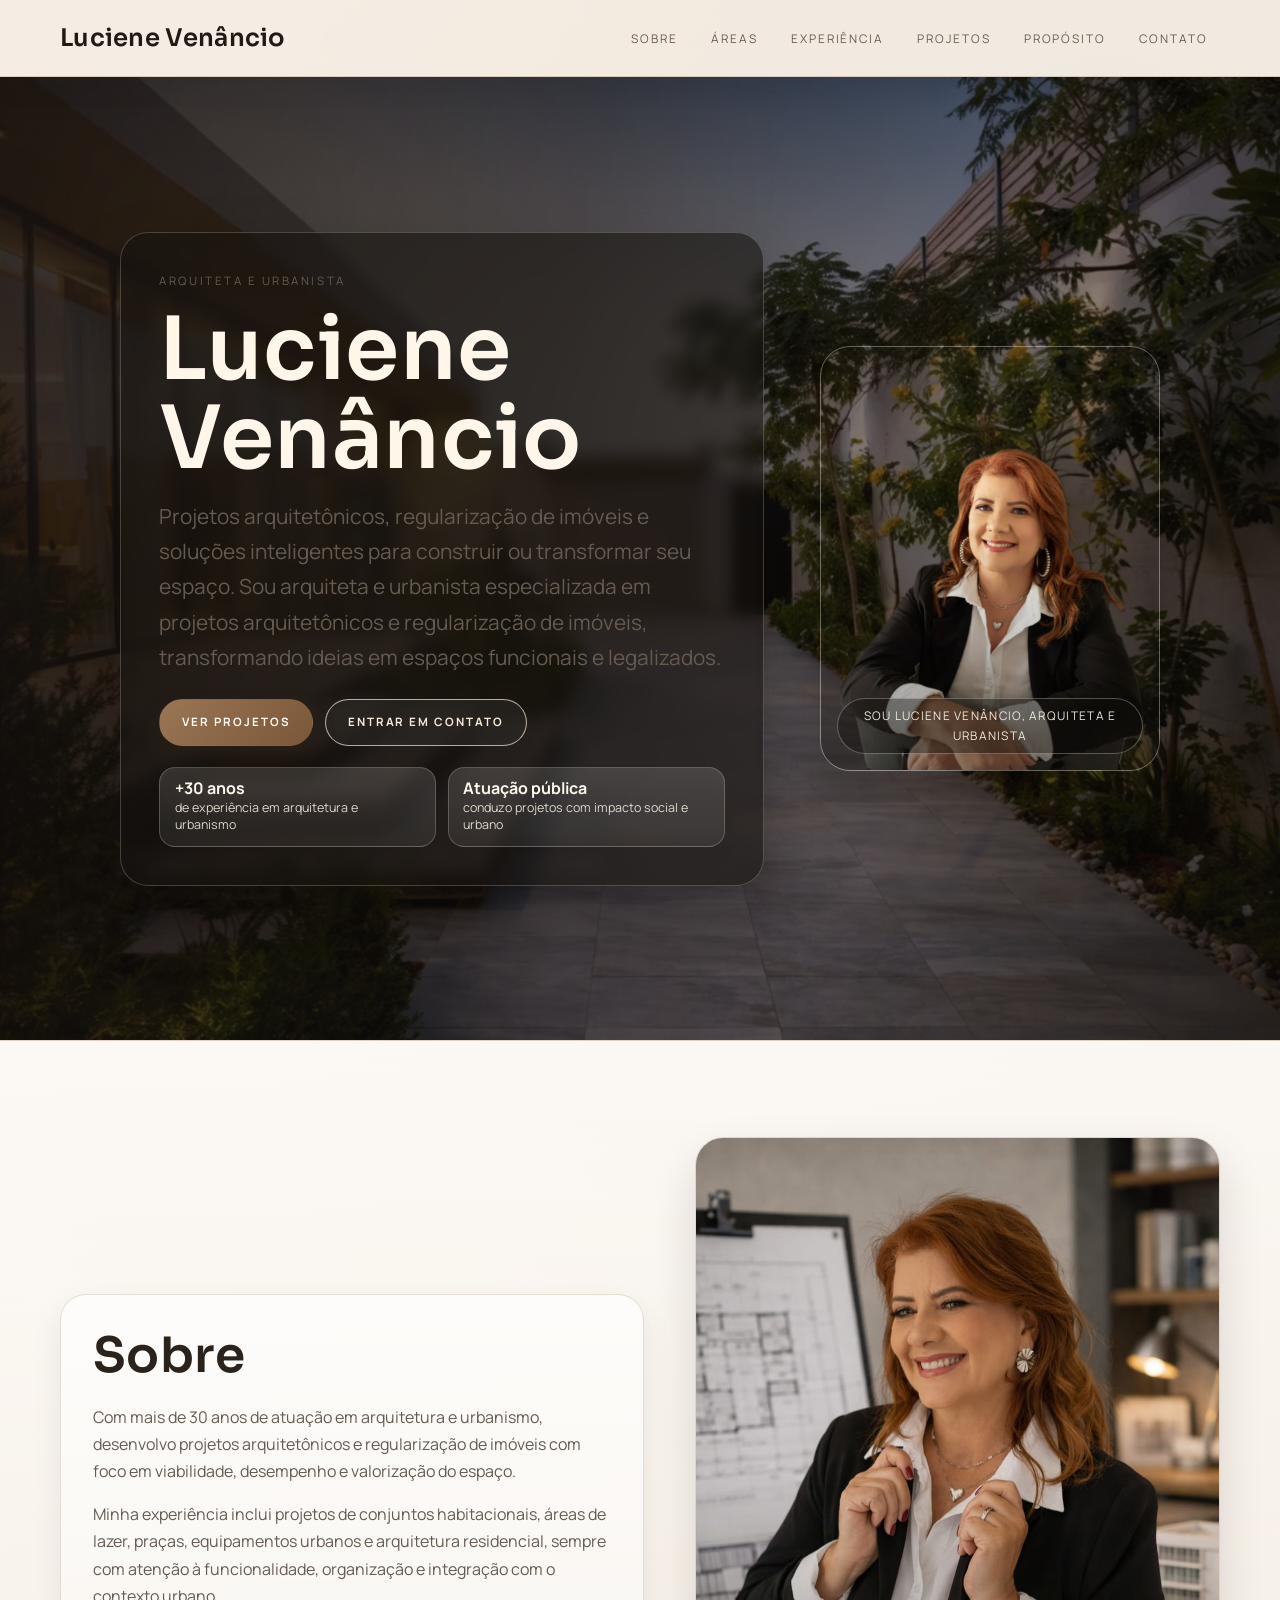
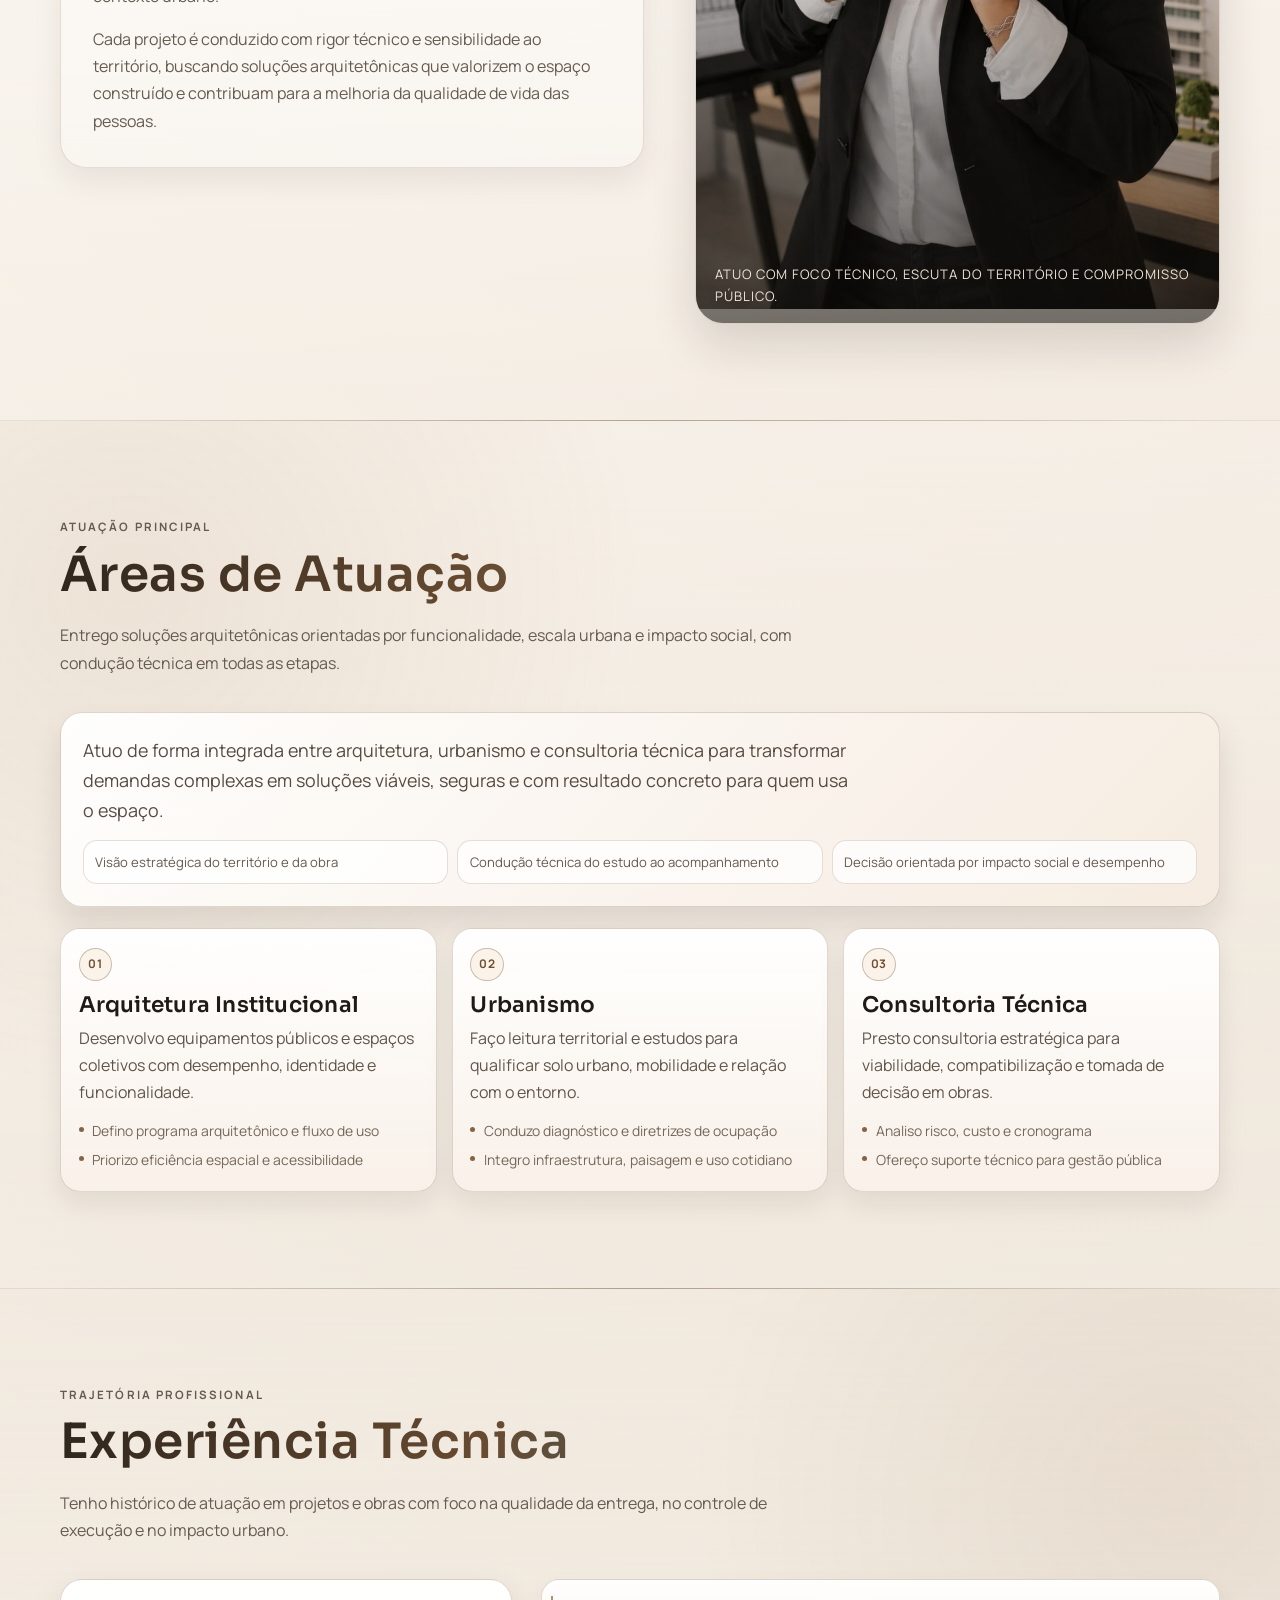
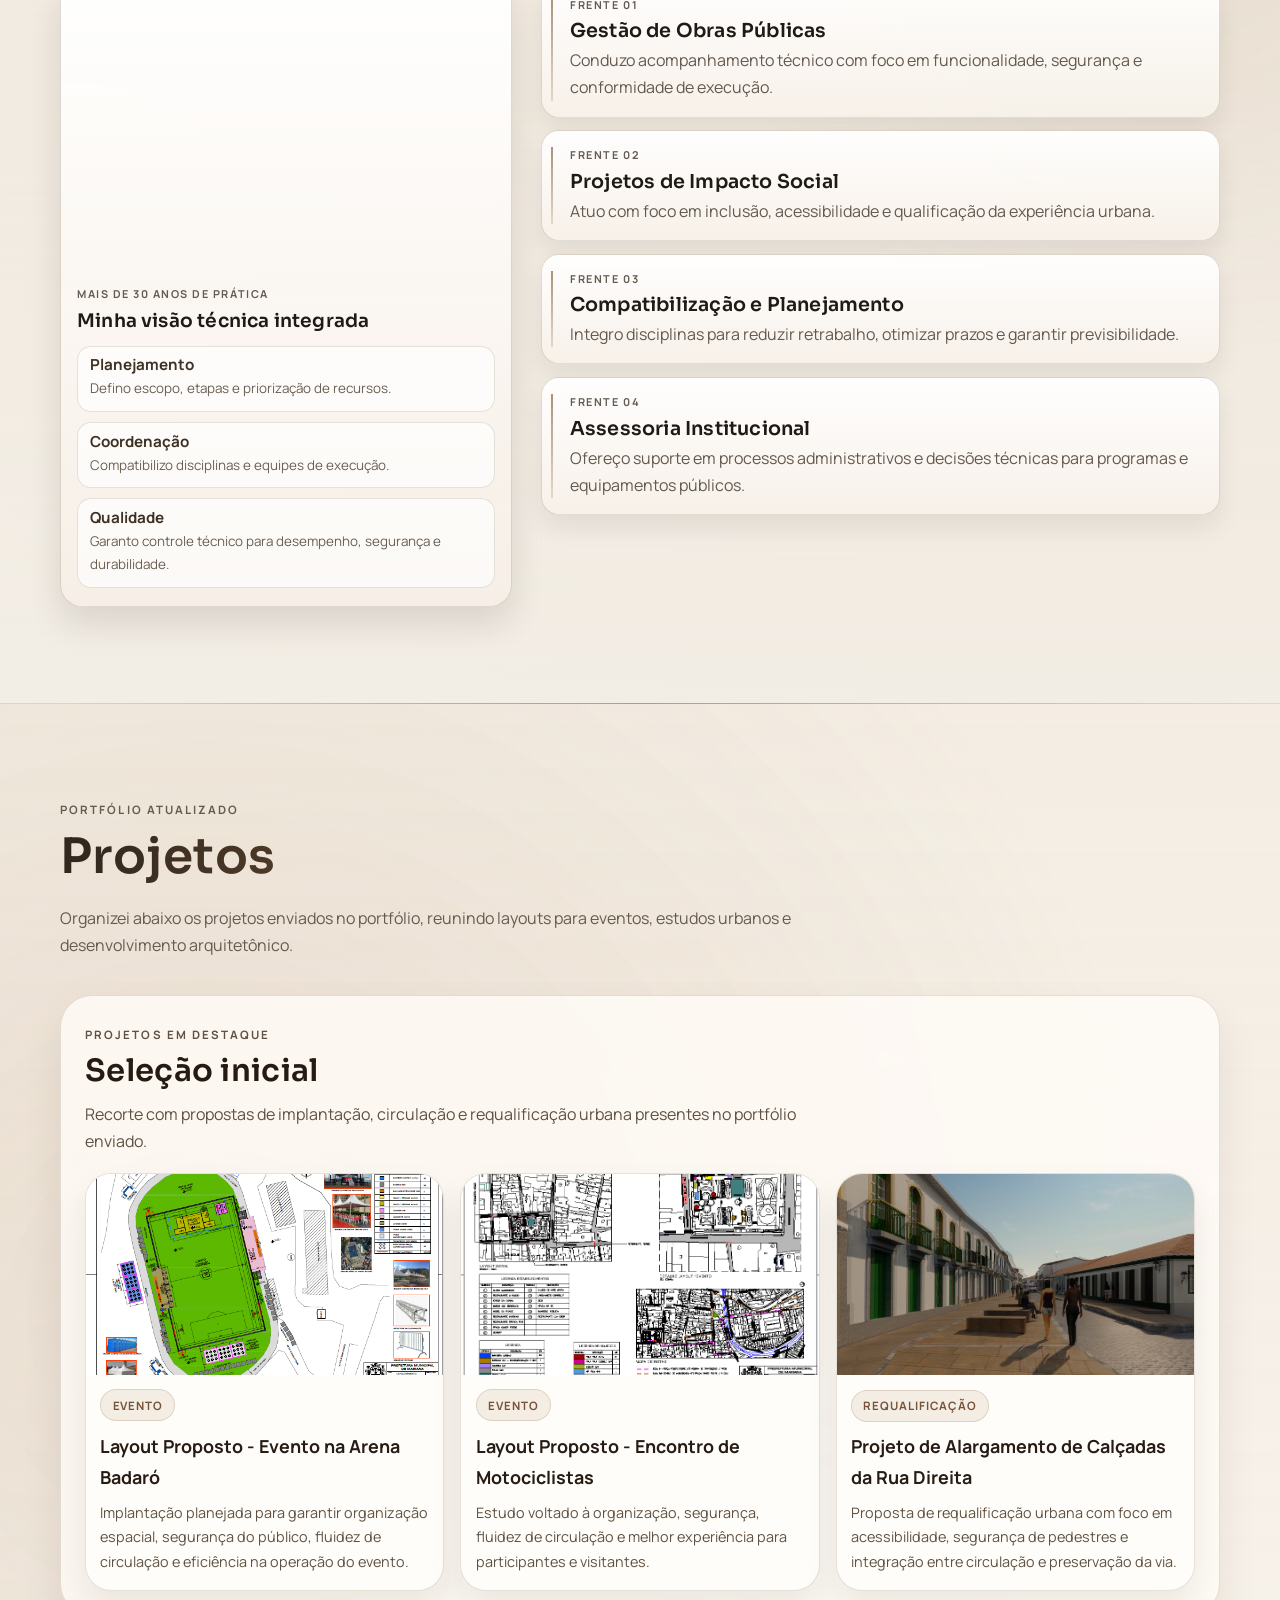
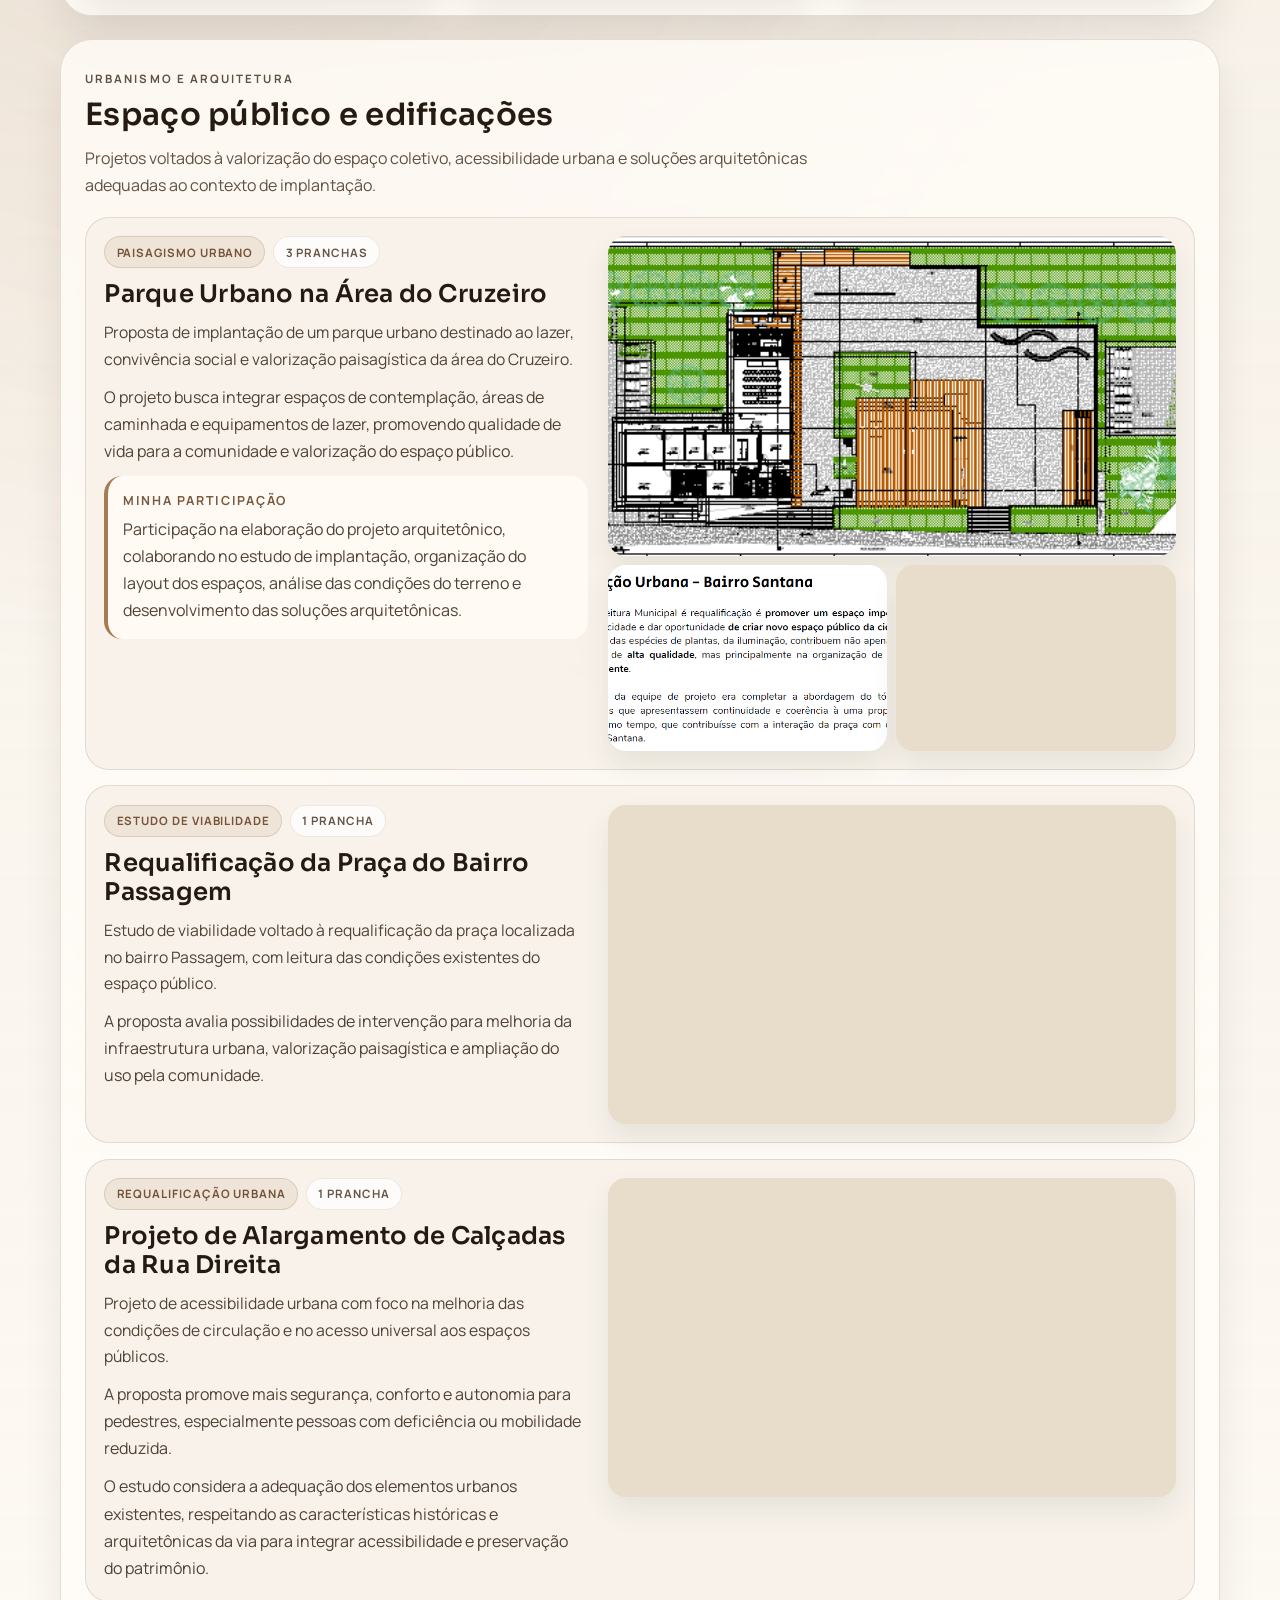
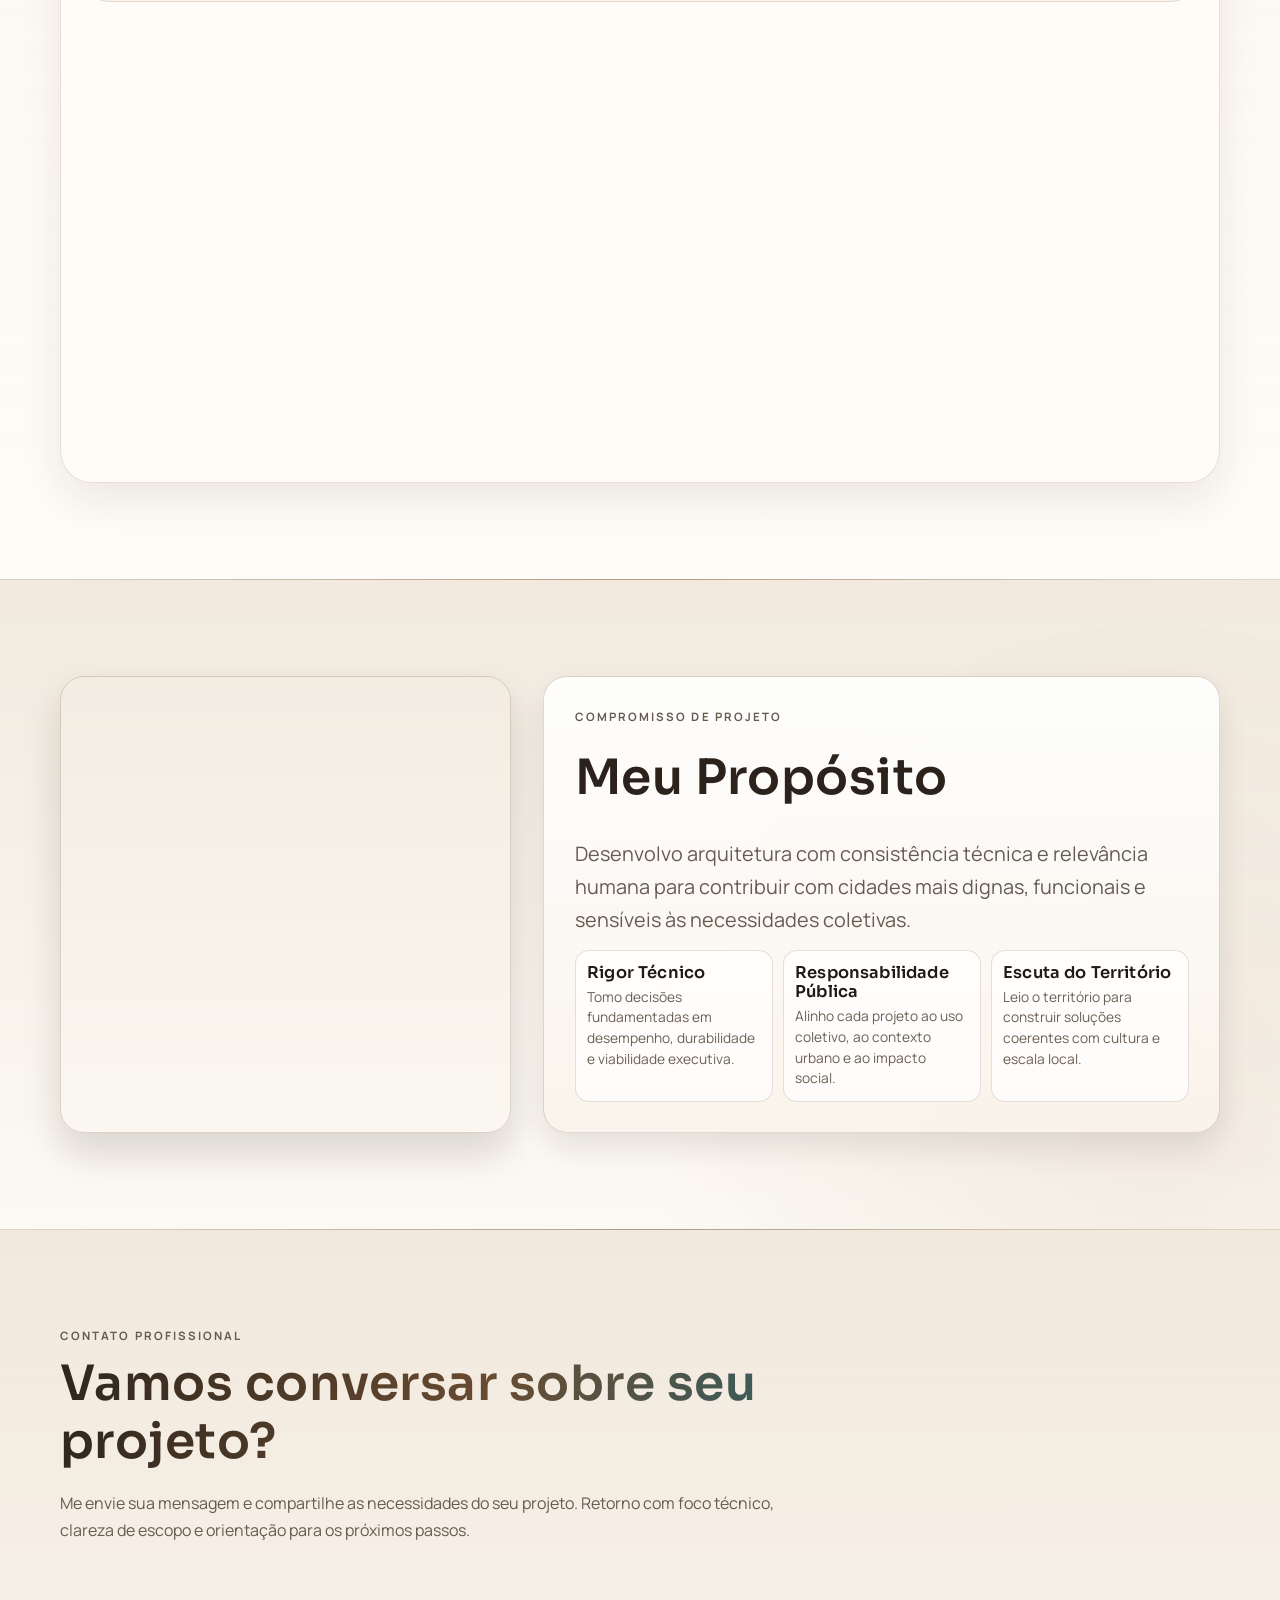
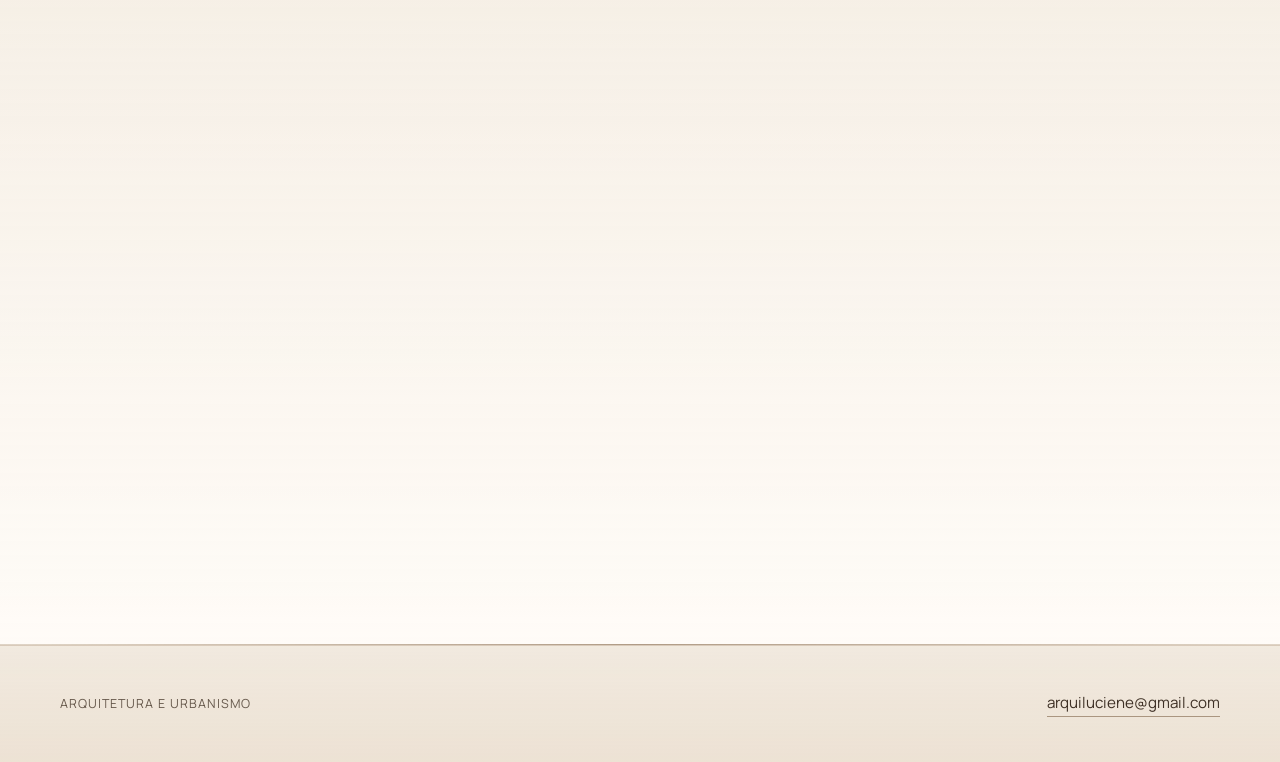
<file: index.html>
﻿<!DOCTYPE html>
<html lang="pt-BR">
<head>
    <meta charset="UTF-8">
    <meta name="viewport" content="width=device-width, initial-scale=1.0">
    <title>Luciene Venâncio | Arquitetura e Urbanismo</title>
    <meta name="description" content="Portfólio profissional da arquiteta Luciene Venâncio com projetos de arquitetura, urbanismo e planejamento urbano.">
    <meta name="keywords" content="arquitetura, arquiteta, urbanismo, projetos arquitetônicos, Luciene Venâncio, arquitetura Mariana MG">
    <meta name="author" content="Luciene Venâncio">
    <meta name="robots" content="index, follow">
    <link rel="canonical" href="https://lucienevenancio.github.io">
    <link rel="icon" type="image/png" href="./assets/favicon.png">
    <link rel="apple-touch-icon" href="./assets/favicon.png">

    <meta property="og:locale" content="pt_BR">
    <meta property="og:title" content="Luciene Venâncio | Arquitetura e Urbanismo">
    <meta property="og:description" content="Portfólio profissional com projetos de arquitetura e urbanismo.">
    <meta property="og:image" content="https://lucienevenancio.github.io/assets/favicon.png">
    <meta property="og:type" content="website">
    <meta property="og:url" content="https://lucienevenancio.github.io">
    <meta property="og:site_name" content="Luciene Venâncio">
    <meta name="twitter:card" content="summary">
    <meta name="twitter:title" content="Luciene Venâncio | Arquitetura e Urbanismo">
    <meta name="twitter:description" content="Portfólio profissional com projetos de arquitetura e urbanismo.">
    <meta name="twitter:image" content="https://lucienevenancio.github.io/assets/favicon.png">

    <link rel="preconnect" href="https://fonts.googleapis.com">
    <link rel="preconnect" href="https://fonts.gstatic.com" crossorigin>
    <link href="https://fonts.googleapis.com/css2?family=Manrope:wght@400;500;600;700&family=Sora:wght@500;600;700&display=swap" rel="stylesheet">

    <link rel="stylesheet" href="./css/style.css">
    <script src="./js/main.js" defer></script>
    <script type="application/ld+json">
        {
            "@context": "https://schema.org",
            "@type": "Person",
            "name": "Luciene Venâncio",
            "jobTitle": "Arquiteta e Urbanista",
            "description": "Portfólio profissional da arquiteta Luciene Venâncio com projetos de arquitetura, urbanismo e planejamento urbano.",
            "url": "https://lucienevenancio.github.io",
            "image": "https://lucienevenancio.github.io/assets/favicon.png",
            "email": "mailto:arquiluciene@gmail.com",
            "telephone": "+55 31 9611-3638",
            "sameAs": [
                "https://www.instagram.com/lucrisve/",
                "https://www.linkedin.com/in/lucienevenancio1/",
                "https://wa.me/553196113638"
            ]
        }
    </script>
</head>
<body>
    <header class="site-header" id="topo">
        <nav class="container nav" aria-label="Navegação principal">
            <a class="brand" href="#topo">Luciene Venâncio</a>
            <ul class="nav-links">
                <li><a href="#sobre">Sobre</a></li>
                <li><a href="#atuacao">Áreas</a></li>
                <li><a href="#experiencia">Experiência</a></li>
                <li><a href="#projetos">Projetos</a></li>
                <li><a href="#proposito">Propósito</a></li>
                <li><a href="#contato">Contato</a></li>
            </ul>
        </nav>
    </header>

    <main>
        <section class="hero section" id="inicio">
            <div class="hero-bg-media" aria-hidden="true">
                <img
                    src="assets/optimized/casa-moderna-1280.webp"
                    srcset="assets/optimized/casa-moderna-768.webp 768w, assets/optimized/casa-moderna-1280.webp 1280w, assets/optimized/casa-moderna-1536.webp 1536w"
                    sizes="100vw"
                    alt=""
                    fetchpriority="high"
                    data-parallax="0.08"
                >
            </div>
            <div class="hero-overlay" aria-hidden="true"></div>
            <div class="container hero-layout">
                <div class="hero-content" data-reveal>
                    <p class="eyebrow">Arquiteta e Urbanista</p>
                    <h1>Luciene Venâncio</h1>
                    <p class="hero-text">
                        Projetos arquitetônicos, regularização de imóveis e soluções inteligentes para construir ou transformar seu espaço.
                        Sou arquiteta e urbanista especializada em projetos arquitetônicos e regularização de imóveis, transformando ideias em espaços funcionais e legalizados.
                    </p>
                    <div class="hero-actions">
                        <a class="btn btn-primary" href="#projetos">Ver Projetos</a>
                        <a class="btn btn-ghost" href="#contato">Entrar em Contato</a>
                    </div>
                    <ul class="hero-metrics" aria-label="Resumo de atuação profissional">
                        <li>
                            <strong>+30 anos</strong>
                            <span>de experiência em arquitetura e urbanismo</span>
                        </li>
                        <li>
                            <strong>Atuação pública</strong>
                            <span>conduzo projetos com impacto social e urbano</span>
                        </li>
                    </ul>
                </div>
                <figure class="hero-portrait" data-reveal>
                    <img src="assets/optimized/luciene-perfil-03-1066.webp" alt="Foto profissional de Luciene Venâncio" data-parallax="0.12">
                    <figcaption>Sou Luciene Venâncio, arquiteta e urbanista</figcaption>
                </figure>
            </div>
        </section>

        <section class="section" id="sobre">
            <div class="container about-layout">
                <article class="about-copy" data-reveal>
                    <h2>Sobre</h2>
                    <p>
                        Com mais de 30 anos de atuação em arquitetura e urbanismo, desenvolvo projetos arquitetônicos e regularização de imóveis com foco em viabilidade, desempenho e valorização do espaço.
                    </p>
                    <p>
                        Minha experiência inclui projetos de conjuntos habitacionais, áreas de lazer, praças, equipamentos urbanos e arquitetura residencial, sempre com atenção à funcionalidade, organização e integração com o contexto urbano.
                    </p>
                    <p>
                        Cada projeto é conduzido com rigor técnico e sensibilidade ao território, buscando soluções arquitetônicas que valorizem o espaço construído e contribuam para a melhoria da qualidade de vida das pessoas.
                    </p>
                </article>
                <figure class="about-visual" data-reveal>
                    <img class="about-portrait-image" src="assets/profile/luciene-perfil-02.jpeg" alt="Luciene Venâncio em retrato profissional" loading="lazy" decoding="async" data-parallax="0.1">
                    <figcaption>Atuo com foco técnico, escuta do território e compromisso público.</figcaption>
                </figure>
            </div>
        </section>

        <section class="section section-highlight" id="atuacao">
            <div class="container">
                <header class="section-intro" data-reveal>
                    <p class="section-kicker">Atuação principal</p>
                    <h2>Áreas de Atuação</h2>
                    <p>
                        Entrego soluções arquitetônicas orientadas por funcionalidade, escala urbana e impacto social,
                        com condução técnica em todas as etapas.
                    </p>
                </header>

                <div class="atuacao-layout">
                    <article class="atuacao-intro-panel" data-reveal>
                        <p>
                            Atuo de forma integrada entre arquitetura, urbanismo e consultoria técnica para transformar demandas complexas
                            em soluções viáveis, seguras e com resultado concreto para quem usa o espaço.
                        </p>
                        <ul class="atuacao-points">
                            <li>Visão estratégica do território e da obra</li>
                            <li>Condução técnica do estudo ao acompanhamento</li>
                            <li>Decisão orientada por impacto social e desempenho</li>
                        </ul>
                    </article>

                    <div class="atuacao-grid">
                        <article class="atuacao-card" data-reveal>
                            <span class="atuacao-icon" aria-hidden="true">01</span>
                            <h3>Arquitetura Institucional</h3>
                            <p>Desenvolvo equipamentos públicos e espaços coletivos com desempenho, identidade e funcionalidade.</p>
                            <ul>
                                <li>Defino programa arquitetônico e fluxo de uso</li>
                                <li>Priorizo eficiência espacial e acessibilidade</li>
                            </ul>
                        </article>

                        <article class="atuacao-card" data-reveal>
                            <span class="atuacao-icon" aria-hidden="true">02</span>
                            <h3>Urbanismo</h3>
                            <p>Faço leitura territorial e estudos para qualificar solo urbano, mobilidade e relação com o entorno.</p>
                            <ul>
                                <li>Conduzo diagnóstico e diretrizes de ocupação</li>
                                <li>Integro infraestrutura, paisagem e uso cotidiano</li>
                            </ul>
                        </article>

                        <article class="atuacao-card" data-reveal>
                            <span class="atuacao-icon" aria-hidden="true">03</span>
                            <h3>Consultoria Técnica</h3>
                            <p>Presto consultoria estratégica para viabilidade, compatibilização e tomada de decisão em obras.</p>
                            <ul>
                                <li>Analiso risco, custo e cronograma</li>
                                <li>Ofereço suporte técnico para gestão pública</li>
                            </ul>
                        </article>
                    </div>
                </div>
            </div>
        </section>

        <section class="section section-experience" id="experiencia">
            <div class="container">
                <header class="section-intro" data-reveal>
                    <p class="section-kicker">Trajetória profissional</p>
                    <h2>Experiência Técnica</h2>
                    <p>
                        Tenho histórico de atuação em projetos e obras com foco na qualidade da entrega,
                        no controle de execução e no impacto urbano.
                    </p>
                </header>

                <div class="experiencia-layout">
                    <aside class="experiencia-profile" data-reveal>
                        <img class="experiencia-portrait-image" src="assets/profile/luciene-perfil-01.jpeg" alt="Luciene Venâncio em contexto profissional" loading="lazy" decoding="async" data-parallax="0.06">
                        <div class="experiencia-profile-content">
                            <p class="profile-label">Mais de 30 anos de prática</p>
                            <h3>Minha visão técnica integrada</h3>
                            <ul class="profile-metrics">
                                <li>
                                    <strong>Planejamento</strong>
                                    <span>Defino escopo, etapas e priorização de recursos.</span>
                                </li>
                                <li>
                                    <strong>Coordenação</strong>
                                    <span>Compatibilizo disciplinas e equipes de execução.</span>
                                </li>
                                <li>
                                    <strong>Qualidade</strong>
                                    <span>Garanto controle técnico para desempenho, segurança e durabilidade.</span>
                                </li>
                            </ul>
                        </div>
                    </aside>

                    <div class="experiencia-timeline">
                        <article class="timeline-item" data-reveal>
                            <p class="timeline-step">Frente 01</p>
                            <h3>Gestão de Obras Públicas</h3>
                            <p>Conduzo acompanhamento técnico com foco em funcionalidade, segurança e conformidade de execução.</p>
                        </article>
                        <article class="timeline-item" data-reveal>
                            <p class="timeline-step">Frente 02</p>
                            <h3>Projetos de Impacto Social</h3>
                            <p>Atuo com foco em inclusão, acessibilidade e qualificação da experiência urbana.</p>
                        </article>
                        <article class="timeline-item" data-reveal>
                            <p class="timeline-step">Frente 03</p>
                            <h3>Compatibilização e Planejamento</h3>
                            <p>Integro disciplinas para reduzir retrabalho, otimizar prazos e garantir previsibilidade.</p>
                        </article>
                        <article class="timeline-item" data-reveal>
                            <p class="timeline-step">Frente 04</p>
                            <h3>Assessoria Institucional</h3>
                            <p>Ofereço suporte em processos administrativos e decisões técnicas para programas e equipamentos públicos.</p>
                        </article>
                    </div>
                </div>
            </div>
        </section>

        <section class="section section-projects projects-rebuild" id="projetos">
            <div class="container">
                <header class="section-intro" data-reveal>
                    <p class="section-kicker">Portfólio atualizado</p>
                    <h2>Projetos</h2>
                    <p>
                        Organizei abaixo os projetos enviados no portfólio, reunindo layouts para eventos,
                        estudos urbanos e desenvolvimento arquitetônico.
                    </p>
                </header>

                <div class="projects-stack">
                    <section class="projects-group" aria-labelledby="projetos-destaques" data-reveal>
                        <div class="projects-group-header">
                            <p class="projects-group-kicker">Projetos em destaque</p>
                            <h3 id="projetos-destaques">Seleção inicial</h3>
                            <p>
                                Recorte com propostas de implantação, circulação e requalificação urbana
                                presentes no portfólio enviado.
                            </p>
                        </div>

                        <div class="projects-event-grid">
                            <article class="project-mini">
                                <figure class="project-mini-media">
                                    <img src="assets/projetos/docx-import/image1.png" alt="Layout proposto para realização de eventos na Arena Badaró" loading="lazy" decoding="async">
                                </figure>
                                <div class="project-mini-body">
                                    <span class="project-mini-tag">Evento</span>
                                    <h4>Layout Proposto - Evento na Arena Badaró</h4>
                                    <p>
                                        Implantação planejada para garantir organização espacial, segurança do público,
                                        fluidez de circulação e eficiência na operação do evento.
                                    </p>
                                </div>
                            </article>

                            <article class="project-mini">
                                <figure class="project-mini-media">
                                    <img src="assets/projetos/docx-import/image2.png" alt="Layout do Encontro de Motociclistas com áreas organizadas de circulação e permanência" loading="lazy" decoding="async">
                                </figure>
                                <div class="project-mini-body">
                                    <span class="project-mini-tag">Evento</span>
                                    <h4>Layout Proposto - Encontro de Motociclistas</h4>
                                    <p>
                                        Estudo voltado à organização, segurança, fluidez de circulação e melhor
                                        experiência para participantes e visitantes.
                                    </p>
                                </div>
                            </article>

                            <article class="project-mini">
                                <figure class="project-mini-media">
                                    <img src="assets/projetos/docx-import/image10.png" alt="Prancha do projeto de requalificação urbana com alargamento de calçadas da Rua Direita" loading="lazy" decoding="async">
                                </figure>
                                <div class="project-mini-body">
                                    <span class="project-mini-tag">Requalificação</span>
                                    <h4>Projeto de Alargamento de Calçadas da Rua Direita</h4>
                                    <p>
                                        Proposta de requalificação urbana com foco em acessibilidade,
                                        segurança de pedestres e integração entre circulação e preservação da via.
                                    </p>
                                </div>
                            </article>
                        </div>
                    </section>

                    <section class="projects-group" aria-labelledby="projetos-urbanos" data-reveal>
                        <div class="projects-group-header">
                            <p class="projects-group-kicker">Urbanismo e arquitetura</p>
                            <h3 id="projetos-urbanos">Espaço público e edificações</h3>
                            <p>
                                Projetos voltados à valorização do espaço coletivo, acessibilidade urbana e
                                soluções arquitetônicas adequadas ao contexto de implantação.
                            </p>
                        </div>

                        <div class="projects-detailed">
                            <article class="project-entry" data-reveal>
                                <div class="project-entry-copy">
                                    <div class="project-entry-meta">
                                        <span class="project-entry-tag">Paisagismo Urbano</span>
                                        <span class="project-entry-count">3 pranchas</span>
                                    </div>
                                    <h3>Parque Urbano na Área do Cruzeiro</h3>
                                    <p class="project-entry-lead">
                                        Proposta de implantação de um parque urbano destinado ao lazer,
                                        convivência social e valorização paisagística da área do Cruzeiro.
                                    </p>
                                    <p>
                                        O projeto busca integrar espaços de contemplação, áreas de caminhada e
                                        equipamentos de lazer, promovendo qualidade de vida para a comunidade e
                                        valorização do espaço público.
                                    </p>
                                    <div class="project-note">
                                        <h4>Minha participação</h4>
                                        <p>
                                            Participação na elaboração do projeto arquitetônico, colaborando no
                                            estudo de implantação, organização do layout dos espaços, análise das
                                            condições do terreno e desenvolvimento das soluções arquitetônicas.
                                        </p>
                                    </div>
                                </div>
                                <div class="project-gallery project-gallery-three">
                                    <figure class="project-gallery-item">
                                        <img src="assets/projetos/docx-import/image4.png" alt="Prancha principal do parque urbano na área do Cruzeiro" loading="lazy" decoding="async">
                                    </figure>
                                    <figure class="project-gallery-item">
                                        <img src="assets/projetos/docx-import/image5.png" alt="Estudo complementar do parque urbano na área do Cruzeiro" loading="lazy" decoding="async">
                                    </figure>
                                    <figure class="project-gallery-item">
                                        <img src="assets/projetos/docx-import/image6.png" alt="Vista da proposta paisagística do parque urbano na área do Cruzeiro" loading="lazy" decoding="async">
                                    </figure>
                                </div>
                            </article>

                            <article class="project-entry" data-reveal>
                                <div class="project-entry-copy">
                                    <div class="project-entry-meta">
                                        <span class="project-entry-tag">Estudo de Viabilidade</span>
                                        <span class="project-entry-count">1 prancha</span>
                                    </div>
                                    <h3>Requalificação da Praça do Bairro Passagem</h3>
                                    <p class="project-entry-lead">
                                        Estudo de viabilidade voltado à requalificação da praça localizada no
                                        bairro Passagem, com leitura das condições existentes do espaço público.
                                    </p>
                                    <p>
                                        A proposta avalia possibilidades de intervenção para melhoria da infraestrutura
                                        urbana, valorização paisagística e ampliação do uso pela comunidade.
                                    </p>
                                </div>
                                <div class="project-gallery project-gallery-single">
                                    <figure class="project-gallery-item">
                                        <img src="assets/projetos/docx-import/image9.png" alt="Prancha do estudo de viabilidade para requalificação da Praça do Bairro Passagem" loading="lazy" decoding="async">
                                    </figure>
                                </div>
                            </article>

                            <article class="project-entry" data-reveal>
                                <div class="project-entry-copy">
                                    <div class="project-entry-meta">
                                        <span class="project-entry-tag">Requalificação Urbana</span>
                                        <span class="project-entry-count">1 prancha</span>
                                    </div>
                                    <h3>Projeto de Alargamento de Calçadas da Rua Direita</h3>
                                    <p class="project-entry-lead">
                                        Projeto de acessibilidade urbana com foco na melhoria das condições de circulação
                                        e no acesso universal aos espaços públicos.
                                    </p>
                                    <p>
                                        A proposta promove mais segurança, conforto e autonomia para pedestres,
                                        especialmente pessoas com deficiência ou mobilidade reduzida.
                                    </p>
                                    <p>
                                        O estudo considera a adequação dos elementos urbanos existentes, respeitando
                                        as características históricas e arquitetônicas da via para integrar
                                        acessibilidade e preservação do patrimônio.
                                    </p>
                                </div>
                                <div class="project-gallery project-gallery-single">
                                    <figure class="project-gallery-item">
                                        <img src="assets/projetos/docx-import/image10.png" alt="Prancha do projeto de alargamento de calçadas da Rua Direita" loading="lazy" decoding="async">
                                    </figure>
                                </div>
                            </article>

                            <article class="project-entry" data-reveal>
                                <div class="project-entry-copy">
                                    <div class="project-entry-meta">
                                        <span class="project-entry-tag">Arquitetura</span>
                                        <span class="project-entry-count">2 pranchas</span>
                                    </div>
                                    <h3>Elaboração de Projeto Arquitetônico</h3>
                                    <p class="project-entry-lead">
                                        Projeto desenvolvido a partir da análise das características do terreno e das
                                        necessidades dos usuários, buscando uma solução funcional, estética e adequada
                                        às condições urbanísticas do local.
                                    </p>
                                    <p>
                                        A proposta considera implantação da edificação no lote, orientação solar,
                                        ventilação natural e organização dos ambientes, garantindo conforto ambiental
                                        e melhor aproveitamento dos espaços.
                                    </p>
                                    <p>
                                        Também foram respeitados parâmetros definidos pela legislação urbana, como
                                        recuos obrigatórios, taxa de ocupação e aproveitamento do terreno, com
                                        definição de plantas baixas, cortes, fachadas e implantação.
                                    </p>
                                </div>
                                <div class="project-gallery project-gallery-two">
                                    <figure class="project-gallery-item">
                                        <img src="assets/projetos/docx-import/image12.png" alt="Prancha principal do projeto arquitetônico" loading="lazy" decoding="async">
                                    </figure>
                                    <figure class="project-gallery-item">
                                        <img src="assets/projetos/docx-import/image13.png" alt="Prancha complementar do projeto arquitetônico" loading="lazy" decoding="async">
                                    </figure>
                                </div>
                            </article>
                        </div>
                    </section>
                </div>
            </div>
        </section>

        <section class="section section-purpose" id="proposito">
            <div class="container">
                <div class="proposito-layout" data-reveal>
                    <figure class="proposito-media">
                        <img
                            src="assets/optimized/casa-moderna-1280.webp"
                            srcset="assets/optimized/casa-moderna-768.webp 768w, assets/optimized/casa-moderna-1280.webp 1280w"
                            sizes="(max-width: 1080px) 100vw, 42vw"
                            alt="Composição arquitetônica com luz natural e volumes definidos"
                            loading="lazy"
                            decoding="async"
                            data-parallax="0.05"
                        >
                    </figure>
                    <div class="proposito-content">
                        <p class="section-kicker">Compromisso de projeto</p>
                        <h2>Meu Propósito</h2>
                        <p class="proposito-lead">
                            Desenvolvo arquitetura com consistência técnica e relevância humana para contribuir
                            com cidades mais dignas, funcionais e sensíveis às necessidades coletivas.
                        </p>
                        <div class="proposito-pillars">
                            <article class="pillar-card">
                                <h3>Rigor Técnico</h3>
                                <p>Tomo decisões fundamentadas em desempenho, durabilidade e viabilidade executiva.</p>
                            </article>
                            <article class="pillar-card">
                                <h3>Responsabilidade Pública</h3>
                                <p>Alinho cada projeto ao uso coletivo, ao contexto urbano e ao impacto social.</p>
                            </article>
                            <article class="pillar-card">
                                <h3>Escuta do Território</h3>
                                <p>Leio o território para construir soluções coerentes com cultura e escala local.</p>
                            </article>
                        </div>
                    </div>
                </div>
            </div>
        </section>

        <section class="section section-contact" id="contato">
            <div class="container">
                <header class="section-intro" data-reveal>
                    <p class="section-kicker">Contato profissional</p>
                    <h2>Vamos conversar sobre seu projeto?</h2>
                    <p>
                        Me envie sua mensagem e compartilhe as necessidades do seu projeto. Retorno com foco técnico,
                        clareza de escopo e orientação para os próximos passos.
                    </p>
                </header>

                <div class="contact-layout">
                    <aside class="contact-info" data-reveal>
                        <h3>Informações de contato</h3>
                        <ul class="contact-details">
                            <li>
                                <span class="contact-label">Nome</span>
                                <strong>Luciene Venâncio</strong>
                            </li>
                            <li>
                                <span class="contact-label">E-mail</span>
                                <a href="mailto:arquiluciene@gmail.com">arquiluciene@gmail.com</a>
                            </li>
                            <li>
                                <span class="contact-label">WhatsApp</span>
                                <a href="https://wa.me/553196113638?text=Ol%C3%A1%2C%20Luciene!%20Vi%20seu%20site%20e%20gostaria%20de%20conversar%20sobre%20um%20projeto." target="_blank" rel="noopener noreferrer">(31) 9611-3638</a>
                            </li>
                            <li>
                                <span class="contact-label">Local de atuação</span>
                                <strong>Brasil</strong>
                            </li>
                        </ul>

                        <div class="contact-social" aria-label="Redes sociais">
                            <a class="social-link" href="https://www.linkedin.com/in/lucienevenancio1/" target="_blank" rel="noopener noreferrer" aria-label="LinkedIn">
                                <svg viewBox="0 0 24 24" role="img" aria-hidden="true"><path d="M6.94 8.5V19H3.52V8.5h3.42Zm.22-3.24a1.98 1.98 0 1 1-3.96 0 1.98 1.98 0 0 1 3.96 0ZM20.8 12.98V19h-3.4v-5.55c0-1.39-.5-2.35-1.74-2.35-.95 0-1.52.64-1.77 1.26-.1.22-.12.54-.12.86V19h-3.4s.05-9.37 0-10.5h3.4v1.49c.45-.69 1.26-1.67 3.06-1.67 2.24 0 3.97 1.47 3.97 4.66Z"/></svg>
                                <span>LinkedIn</span>
                            </a>
                            <a class="social-link" href="https://www.instagram.com/lucrisve/" target="_blank" rel="noopener noreferrer" aria-label="Instagram">
                                <svg viewBox="0 0 24 24" role="img" aria-hidden="true"><path d="M7.2 2h9.6A5.2 5.2 0 0 1 22 7.2v9.6a5.2 5.2 0 0 1-5.2 5.2H7.2A5.2 5.2 0 0 1 2 16.8V7.2A5.2 5.2 0 0 1 7.2 2Zm0 1.8A3.4 3.4 0 0 0 3.8 7.2v9.6a3.4 3.4 0 0 0 3.4 3.4h9.6a3.4 3.4 0 0 0 3.4-3.4V7.2a3.4 3.4 0 0 0-3.4-3.4H7.2Zm10.02 1.35a1.18 1.18 0 1 1 0 2.36 1.18 1.18 0 0 1 0-2.36ZM12 6.86A5.14 5.14 0 1 1 6.86 12 5.15 5.15 0 0 1 12 6.86Zm0 1.8A3.34 3.34 0 1 0 15.34 12 3.34 3.34 0 0 0 12 8.66Z"/></svg>
                                <span>Instagram</span>
                            </a>
                            <a class="social-link" href="https://wa.me/553196113638?text=Ol%C3%A1%2C%20Luciene!%20Vi%20seu%20site%20e%20gostaria%20de%20conversar%20sobre%20um%20projeto." target="_blank" rel="noopener noreferrer" aria-label="WhatsApp">
                                <svg viewBox="0 0 24 24" role="img" aria-hidden="true"><path d="M12.02 2A9.95 9.95 0 0 0 3.4 16.96L2 22l5.2-1.36A10 10 0 1 0 12.02 2Zm0 18.17a8.16 8.16 0 0 1-4.17-1.14l-.3-.18-3.09.81.83-3.01-.2-.32a8.18 8.18 0 1 1 6.93 3.84Zm4.48-6.17c-.24-.12-1.41-.7-1.63-.77-.22-.08-.38-.12-.54.11-.16.24-.62.77-.76.93-.14.16-.28.18-.52.06a6.65 6.65 0 0 1-1.96-1.2 7.34 7.34 0 0 1-1.36-1.69c-.14-.24-.02-.36.1-.48.1-.1.24-.26.36-.39.12-.14.16-.24.24-.4.08-.16.04-.3-.02-.42-.06-.12-.54-1.3-.74-1.78-.2-.48-.4-.4-.54-.4h-.46c-.16 0-.42.06-.64.3s-.84.82-.84 2 .86 2.33.98 2.49c.12.16 1.7 2.6 4.12 3.64.58.25 1.03.4 1.38.51.58.19 1.1.16 1.52.1.46-.07 1.41-.58 1.61-1.13.2-.56.2-1.04.14-1.13-.06-.1-.22-.16-.46-.28Z"/></svg>
                                <span>WhatsApp</span>
                            </a>
                        </div>
                    </aside>

                    <form
                        class="contact-form"
                        data-reveal
                        action="https://formspree.io/f/xvzwadgy"
                        method="POST"
                        accept-charset="UTF-8"
                    >
                        <input type="hidden" name="_subject" value="Novo contato pelo site - Luciene Venâncio">
                        <div class="form-row">
                            <label for="nome">Nome</label>
                            <input id="nome" name="nome" type="text" placeholder="Seu nome completo" required>
                        </div>
                        <div class="form-row">
                            <label for="email">E-mail</label>
                            <input id="email" name="email" type="email" placeholder="você@exemplo.com" required>
                        </div>
                        <div class="form-row">
                            <label for="telefone">Telefone</label>
                            <input id="telefone" name="telefone" type="tel" placeholder="(00) 00000-0000">
                        </div>
                        <div class="form-row">
                            <label for="mensagem">Mensagem</label>
                            <textarea id="mensagem" name="message" rows="5" placeholder="Descreva brevemente seu projeto ou demanda." required></textarea>
                        </div>
                        <button class="btn btn-primary contact-submit" type="submit">Enviar mensagem</button>
                    </form>
                </div>
            </div>
        </section>
    </main>

    <footer class="site-footer">
        <div class="container footer-content">
            <p>Arquitetura e Urbanismo</p>
            <a href="mailto:arquiluciene@gmail.com">arquiluciene@gmail.com</a>
        </div>
    </footer>
</body>
</html>
</file>
<file: css/style.css>
/* Paleta neutra e tipografia institucional */
:root {
    --bg: #f7f6f3;
    --surface: #ffffff;
    --text: #121212;
    --muted: #525252;
    --line: #dddddd;
    --accent: #1a1a1a;
    --header-offset: 4.5rem;
}

* {
    box-sizing: border-box;
    margin: 0;
    padding: 0;
}

html {
    scroll-behavior: smooth;
}

body {
    background: var(--bg);
    color: var(--text);
    font-family: "Inter", sans-serif;
    line-height: 1.7;
}

h1,
h2,
h3 {
    font-family: "Playfair Display", serif;
    line-height: 1.2;
    letter-spacing: 0.01em;
}

a {
    color: inherit;
    text-decoration: none;
}

.container {
    width: min(1120px, calc(100% - 3rem));
    margin-inline: auto;
}

.narrow {
    max-width: 760px;
}

.section {
    padding: 6.5rem 0;
    border-bottom: 1px solid var(--line);
}

.section h2 {
    font-size: clamp(1.9rem, 3vw, 2.6rem);
    margin-bottom: 1.6rem;
}

/* Navbar fixa */
.site-header {
    position: fixed;
    top: 0;
    left: 0;
    width: 100%;
    z-index: 50;
    background: rgba(247, 246, 243, 0.94);
    border-bottom: 1px solid var(--line);
    backdrop-filter: blur(8px);
}

.nav {
    min-height: 4.5rem;
    display: flex;
    align-items: center;
    justify-content: space-between;
    gap: 1rem;
    flex-wrap: wrap;
}

.brand {
    font-family: "Playfair Display", serif;
    font-size: 1.2rem;
    font-weight: 600;
}

.nav-links {
    list-style: none;
    display: flex;
    gap: 1.2rem;
    flex-wrap: wrap;
}

.nav-links a {
    font-size: 0.82rem;
    letter-spacing: 0.08em;
    text-transform: uppercase;
    color: var(--muted);
    transition: color 0.25s ease;
}

.nav-links a:hover,
.nav-links a:focus-visible {
    color: var(--text);
}

main {
    padding-top: var(--header-offset);
}

/* Hero */
.hero {
    min-height: calc(100vh - var(--header-offset));
    display: flex;
    align-items: center;
    border-top: none;
}

.hero-content {
    max-width: 800px;
}

.eyebrow {
    font-size: 0.82rem;
    letter-spacing: 0.12em;
    text-transform: uppercase;
    color: var(--muted);
    margin-bottom: 0.9rem;
}

.hero h1 {
    font-size: clamp(2.4rem, 7vw, 5rem);
    margin-bottom: 1rem;
}

.hero-text {
    font-size: clamp(1rem, 2.1vw, 1.3rem);
    color: var(--muted);
    max-width: 680px;
    margin-bottom: 2rem;
}

.btn {
    display: inline-flex;
    align-items: center;
    justify-content: center;
    padding: 0.9rem 1.6rem;
    border: 1px solid var(--accent);
    color: var(--accent);
    font-size: 0.9rem;
    letter-spacing: 0.06em;
    text-transform: uppercase;
    transition: background-color 0.25s ease, color 0.25s ease;
}

.btn:hover,
.btn:focus-visible {
    background-color: var(--accent);
    color: var(--surface);
}

/* Secao imersiva */
.immersive-section {
    height: 180vh;
    background: #ffffff;
    border-bottom: 1px solid var(--line);
}

.immersive-sticky {
    position: sticky;
    top: var(--header-offset);
    height: calc(100vh - var(--header-offset));
    display: flex;
    align-items: center;
}

.immersive-layout {
    display: grid;
    grid-template-columns: minmax(0, 1.2fr) minmax(260px, 0.8fr);
    align-items: center;
    gap: clamp(2rem, 5vw, 5rem);
}

.immersive-visual {
    display: flex;
    justify-content: center;
}

.house-stage {
    width: min(780px, 100%);
    aspect-ratio: 16 / 10.5;
    position: relative;
    background: #f8f7f4;
    border: 1px solid #d9d5cd;
    box-shadow: 0 18px 34px rgba(10, 10, 10, 0.08), 0 40px 72px rgba(10, 10, 10, 0.06);
    overflow: hidden;
    isolation: isolate;
    contain: layout paint;
}

.house-stage::before {
    content: "";
    position: absolute;
    inset: 0;
    background-image: linear-gradient(to right, rgba(0, 0, 0, 0.032) 1px, transparent 1px),
        linear-gradient(to bottom, rgba(0, 0, 0, 0.032) 1px, transparent 1px);
    background-size: 24px 24px;
    opacity: 0.12;
    pointer-events: none;
}

.construction-scene {
    position: absolute;
    inset: 8% 6%;
    transform-origin: 50% 58%;
    will-change: transform;
    transform: translateZ(0);
}

.house-svg {
    width: 100%;
    height: 100%;
    display: block;
}

.house-svg g {
    transform-box: fill-box;
    transform-origin: 50% 50%;
    will-change: transform, opacity;
}

#scene {
    opacity: 1;
    transform-origin: 50% 50%;
}

#group-shadow {
    pointer-events: none;
}

.shadow-shape {
    fill: rgba(0, 0, 0, 0.24);
    opacity: 0;
    will-change: opacity, transform;
}

.floor-base {
    fill: #f1efe9;
    stroke: none;
}

.floor-edge {
    fill: #e6e2d8;
    stroke: none;
}

.plan-line {
    fill: none;
    stroke: #101010;
    stroke-width: 1;
    stroke-linejoin: round;
    stroke-linecap: round;
    vector-effect: non-scaling-stroke;
    will-change: stroke-dashoffset, stroke-width, opacity;
}

.plan-labels text {
    fill: #5f5f5f;
    font-family: "Inter", sans-serif;
    font-size: 11px;
    letter-spacing: 0.11em;
    opacity: 0;
    user-select: none;
    will-change: opacity;
}

.wire-line {
    fill: none;
    stroke: #171717;
    stroke-width: 1;
    stroke-linejoin: round;
    stroke-linecap: round;
    vector-effect: non-scaling-stroke;
    will-change: stroke-dashoffset, opacity;
}

.wall-face,
.volume-face,
.roof-face,
.opening {
    vector-effect: non-scaling-stroke;
    stroke-linejoin: round;
}

.wall-face,
.volume-face,
.roof-face {
    stroke-width: 1;
    opacity: 1;
    will-change: opacity, fill-opacity;
}

.wall-face.wall-top.wall-external {
    fill: #f9f8f5;
    stroke: #c5c1b8;
}

.wall-face.wall-front.wall-external {
    fill: #ffffff;
    stroke: #bdb9af;
}

.wall-face.wall-side.wall-external {
    fill: #dfdbd3;
    stroke: #aea99f;
}

.wall-face.wall-top.wall-internal {
    fill: #f3f1ec;
    stroke: #cbc7be;
}

.wall-face.wall-front.wall-internal {
    fill: #faf9f6;
    stroke: #c9c5bc;
}

.wall-face.wall-side.wall-internal {
    fill: #eeece6;
    stroke: #beb9af;
}

.volume-face.volume-top {
    fill: #fcfbf8;
    stroke: #c7c3b9;
}

.volume-face.volume-front {
    fill: #ffffff;
    stroke: #bdb8ae;
}

.volume-face.volume-side {
    fill: #e1ddd5;
    stroke: #b0aca2;
}

.volume-face.volume-side-left {
    fill: #f5f4f0;
    stroke: #c2beb4;
}

.volume-face.volume-back {
    fill: #d1cdc4;
    stroke: #a29e95;
}

.roof-face.roof-top {
    fill: #f1f0eb;
    stroke: #a7a49b;
}

.roof-face.roof-front {
    fill: #e7e4dd;
    stroke: #9f9b92;
}

.roof-face.roof-side {
    fill: #dfdcd4;
    stroke: #97938a;
}

.roof-face.roof-under {
    fill: #d5d1c9;
    stroke: #98938a;
}

.roof-eave-shadow {
    fill: rgba(0, 0, 0, 0.12);
    stroke: none;
    opacity: 0;
}

.opening {
    fill: #433f3a;
    stroke: #2b2825;
    stroke-width: 1;
    opacity: 0;
    will-change: opacity;
}

.opening.door {
    fill: #4a4640;
    stroke: #312d29;
}

.opening.window,
.opening.window-side {
    fill: #7d8892;
    stroke: #616a72;
}

.window-shine {
    fill: url(#window-shine-gradient);
    stroke: none;
    opacity: 0;
    pointer-events: none;
    will-change: opacity;
}

.immersive-copy {
    max-width: 360px;
    opacity: 0.12;
    transform: translateY(22px);
    will-change: transform, opacity;
}

.immersive-copy h2 {
    font-size: clamp(1.75rem, 3.2vw, 2.9rem);
    margin-bottom: 1.2rem;
}

.immersive-message {
    font-size: clamp(0.98rem, 1.9vw, 1.15rem);
    color: #5b5b5b;
    max-width: 34ch;
}

/* Blocos de conte?do */
.grid {
    display: grid;
    gap: 1rem;
}

.grid-2 {
    grid-template-columns: repeat(2, minmax(0, 1fr));
}

.grid-3 {
    grid-template-columns: repeat(3, minmax(0, 1fr));
}

.card,
.project-card {
    background: var(--surface);
    border: 1px solid var(--line);
    padding: 1.6rem;
}

.card h3,
.project-card h3 {
    font-size: 1.3rem;
    margin-bottom: 0.7rem;
}

.card p,
.project-card p {
    color: var(--muted);
}

.project-card {
    min-height: 220px;
    display: flex;
    flex-direction: column;
    justify-content: flex-end;
}

/* Rodap? */
.site-footer {
    padding: 2.8rem 0;
}

.footer-content {
    display: flex;
    justify-content: space-between;
    align-items: center;
    gap: 0.8rem;
    flex-wrap: wrap;
}

.footer-content p {
    color: var(--muted);
    text-transform: uppercase;
    letter-spacing: 0.08em;
    font-size: 0.78rem;
}

.footer-content a {
    font-size: 0.95rem;
    border-bottom: 1px solid currentColor;
}

/* Ajustes de responsividade */
@media (max-width: 1024px) {
    .immersive-layout {
        grid-template-columns: 1fr;
        gap: 2.2rem;
    }

    .immersive-copy {
        max-width: 620px;
    }
}

@media (max-width: 900px) {
    .immersive-section {
        height: 165vh;
    }

    .grid-3 {
        grid-template-columns: repeat(2, minmax(0, 1fr));
    }

    .immersive-section.is-mobile [data-mobile="false"] {
        display: none;
    }

    .immersive-section.is-mobile .plan-labels text {
        opacity: 0;
    }

    .immersive-section.is-mobile .construction-scene {
        inset: 9% 5%;
    }

    .immersive-section.is-mobile .house-stage {
        box-shadow: 0 14px 28px rgba(10, 10, 10, 0.08), 0 28px 46px rgba(10, 10, 10, 0.05);
    }

    .immersive-section.is-mobile .house-stage::before {
        opacity: 0.09;
        background-size: 28px 28px;
    }
}

@media (max-width: 680px) {
    .immersive-section {
        height: 150vh;
    }

    .container {
        width: min(1120px, calc(100% - 2rem));
    }

    .nav {
        justify-content: center;
        padding: 0.9rem 0;
    }

    .nav-links {
        justify-content: center;
    }

    .section {
        padding: 4.8rem 0;
    }

    .grid-2,
    .grid-3 {
        grid-template-columns: 1fr;
    }

    .hero {
        min-height: auto;
        padding-top: 6rem;
        padding-bottom: 4rem;
    }

    .immersive-sticky {
        align-items: center;
    }

    .house-stage {
        aspect-ratio: 4 / 3;
    }

    .immersive-copy h2 {
        font-size: 1.8rem;
    }
}

/* Refresh visual com foco em imagem e movimento */
:root {
    --bg: #eee9e0;
    --surface: #f7f2ea;
    --surface-strong: #ffffff;
    --text: #1b1511;
    --muted: #62594f;
    --line: #d5cbc0;
    --accent: #7f5f41;
    --accent-soft: #e3d1bf;
    --font-sans: "Manrope", sans-serif;
    --font-serif: "Sora", sans-serif;
    --radius-lg: 24px;
}

body {
    background:
        radial-gradient(circle at 10% -10%, #fbf5ec 0%, rgba(251, 245, 236, 0) 44%),
        radial-gradient(circle at 92% 20%, #e8ddcf 0%, rgba(232, 221, 207, 0) 36%),
        var(--bg);
    color: var(--text);
    font-family: var(--font-sans);
}

h1,
h2,
h3 {
    font-family: var(--font-serif);
    letter-spacing: 0.01em;
    font-weight: 600;
}

img[data-parallax] {
    will-change: transform;
}

.site-header {
    background: rgba(241, 235, 226, 0.88);
    border-bottom: 1px solid rgba(126, 106, 84, 0.22);
    backdrop-filter: blur(10px);
}

.brand {
    font-family: var(--font-serif);
    font-size: 1.45rem;
    letter-spacing: 0.02em;
}

.nav-links a {
    font-size: 0.74rem;
    letter-spacing: 0.16em;
    color: #675c52;
}

.hero {
    position: relative;
    min-height: calc(100vh - var(--header-offset));
    padding: 0;
    overflow: clip;
    isolation: isolate;
    border-bottom: 1px solid rgba(126, 106, 84, 0.25);
}

.hero-bg-media,
.hero-overlay {
    position: absolute;
    inset: 0;
    pointer-events: none;
}

.hero-bg-media img {
    width: 100%;
    height: 100%;
    object-fit: cover;
    object-position: center center;
    transform: translate3d(0, var(--parallax-shift, 0px), 0) scale(1.08);
    filter: saturate(0.84) contrast(1.05) brightness(0.76);
}

.hero-overlay {
    background:
        linear-gradient(108deg, rgba(22, 18, 15, 0.84) 0%, rgba(22, 18, 15, 0.63) 44%, rgba(22, 18, 15, 0.26) 72%, rgba(22, 18, 15, 0.56) 100%),
        radial-gradient(circle at 8% 18%, rgba(215, 182, 148, 0.24), rgba(215, 182, 148, 0) 42%);
}

.hero-layout {
    position: relative;
    z-index: 1;
    width: min(980px, 100%);
    margin-inline: auto;
    padding: clamp(2.4rem, 6vh, 4.2rem) 0;
    display: grid;
    grid-template-columns: minmax(0, 1fr) minmax(280px, 340px);
    justify-content: center;
    align-items: center;
    gap: clamp(1.2rem, 5vw, 4rem);
}

.hero-content {
    width: 100%;
    max-width: 640px;
    margin-inline: auto;
    background: rgba(24, 20, 17, 0.57);
    border: 1px solid rgba(255, 255, 255, 0.16);
    border-radius: var(--radius-lg);
    padding: clamp(1.3rem, 3.2vw, 2.4rem);
    backdrop-filter: blur(7px);
    box-shadow: 0 24px 54px rgba(10, 8, 7, 0.34);
}

.eyebrow {
    color: rgba(243, 228, 211, 0.95);
    font-size: 0.72rem;
    letter-spacing: 0.22em;
}

.hero h1 {
    color: #fff6ea;
    font-size: clamp(2.45rem, 7.2vw, 5.25rem);
    line-height: 1;
}

.hero-text {
    color: rgba(255, 246, 233, 0.86);
    max-width: 52ch;
    margin-bottom: 1.45rem;
}

.hero-actions {
    display: flex;
    align-items: center;
    flex-wrap: wrap;
    gap: 0.75rem;
    margin-bottom: 1.35rem;
}

.btn {
    border-radius: 999px;
    font-size: 0.72rem;
    letter-spacing: 0.18em;
    text-transform: uppercase;
    padding: 0.8rem 1.35rem;
    transition: transform 0.3s ease, box-shadow 0.3s ease, background-color 0.3s ease, color 0.3s ease, border-color 0.3s ease;
}

.btn-primary {
    background: linear-gradient(130deg, #946f4d 0%, #7b5839 100%);
    color: #fffaf4;
    border-color: transparent;
    box-shadow: 0 12px 20px rgba(67, 44, 27, 0.34);
}

.btn-primary:hover,
.btn-primary:focus-visible {
    transform: translateY(-2px);
    background: linear-gradient(130deg, #a17852 0%, #845e3f 100%);
    color: #fffaf4;
}

.btn-ghost {
    border-color: rgba(247, 234, 217, 0.62);
    color: #f7ead9;
}

.btn-ghost:hover,
.btn-ghost:focus-visible {
    background: rgba(251, 239, 224, 0.16);
    color: #fff6e8;
}

.hero-metrics {
    list-style: none;
    display: grid;
    grid-template-columns: repeat(2, minmax(0, 1fr));
    gap: 0.72rem;
}

.hero-metrics li {
    border-radius: 14px;
    border: 1px solid rgba(255, 255, 255, 0.2);
    background: rgba(255, 255, 255, 0.08);
    padding: 0.72rem 0.9rem;
    display: grid;
    gap: 0.18rem;
}

.hero-metrics strong {
    color: #fff8ed;
    font-size: 1rem;
    line-height: 1.1;
}

.hero-metrics span {
    color: rgba(255, 245, 232, 0.84);
    font-size: 0.78rem;
    line-height: 1.35;
}

.hero-portrait {
    position: relative;
    justify-self: center;
    width: min(100%, 360px);
    aspect-ratio: 4 / 5;
    border-radius: 26px;
    overflow: hidden;
    border: 1px solid rgba(255, 255, 255, 0.34);
    box-shadow: 0 30px 56px rgba(8, 7, 7, 0.32);
    animation: portraitFloat 7s ease-in-out infinite;
}

.hero-portrait::before {
    content: "";
    position: absolute;
    inset: 0;
    z-index: 1;
    background: linear-gradient(to top, rgba(17, 14, 11, 0.48) 0%, rgba(17, 14, 11, 0.06) 52%, rgba(17, 14, 11, 0) 72%);
}

.hero-portrait img {
    width: 100%;
    height: 100%;
    object-fit: cover;
    object-position: center top;
    transform: translate3d(0, var(--parallax-shift, 0px), 0) scale(1.06);
}

.hero-portrait figcaption {
    position: absolute;
    left: 1rem;
    right: 1rem;
    bottom: 1rem;
    z-index: 2;
    border-radius: 999px;
    border: 1px solid rgba(255, 255, 255, 0.28);
    background: rgba(17, 14, 11, 0.38);
    color: rgba(248, 239, 228, 0.96);
    font-size: 0.74rem;
    letter-spacing: 0.11em;
    text-transform: uppercase;
    text-align: center;
    padding: 0.45rem 0.72rem;
}

#sobre {
    background: linear-gradient(180deg, rgba(255, 255, 255, 0.52) 0%, rgba(255, 255, 255, 0.18) 100%);
}

.about-layout {
    display: grid;
    grid-template-columns: minmax(0, 1fr) minmax(300px, 0.9fr);
    gap: clamp(1.4rem, 4vw, 3rem);
    align-items: center;
}

.about-copy p + p {
    margin-top: 1rem;
}

.about-visual {
    position: relative;
    margin: 0;
    border-radius: var(--radius-lg);
    overflow: hidden;
    border: 1px solid rgba(126, 106, 84, 0.22);
    box-shadow: 0 28px 48px rgba(30, 24, 20, 0.18);
}

.about-visual::after {
    content: "";
    position: absolute;
    inset: 0;
    pointer-events: none;
    background: linear-gradient(to top, rgba(20, 16, 12, 0.58) 0%, rgba(20, 16, 12, 0) 56%);
}

.about-visual img {
    display: block;
    width: 100%;
    min-height: 360px;
    object-fit: cover;
    transform: translate3d(0, var(--parallax-shift, 0px), 0) scale(1.06);
}

.about-visual figcaption {
    position: absolute;
    left: 1.2rem;
    right: 1.2rem;
    bottom: 1rem;
    z-index: 2;
    font-size: 0.82rem;
    letter-spacing: 0.08em;
    text-transform: uppercase;
    color: rgba(250, 239, 226, 0.95);
}

.immersive-section {
    position: relative;
    background: linear-gradient(145deg, #f5f0e6 0%, #ffffff 56%, #f1e9dd 100%);
}

.immersive-section::before {
    content: "";
    position: absolute;
    inset: 0;
    pointer-events: none;
    background: radial-gradient(circle at 14% 18%, rgba(182, 145, 110, 0.16), rgba(182, 145, 110, 0) 42%);
}

.immersive-visual {
    position: relative;
}

.immersive-badge {
    position: absolute;
    top: -0.95rem;
    left: 1.1rem;
    z-index: 3;
    padding: 0.42rem 0.95rem;
    border-radius: 999px;
    border: 1px solid rgba(127, 95, 65, 0.36);
    background: rgba(255, 251, 245, 0.9);
    color: #61472e;
    font-size: 0.68rem;
    text-transform: uppercase;
    letter-spacing: 0.17em;
    font-weight: 700;
    animation: badgePulse 4.2s ease-in-out infinite;
}

.house-stage {
    border-radius: 24px;
    border: 1px solid rgba(134, 111, 88, 0.35);
    background: linear-gradient(180deg, #f9f5ee 0%, #f2ece1 100%);
    box-shadow: 0 22px 40px rgba(10, 10, 10, 0.1), 0 48px 76px rgba(10, 10, 10, 0.08);
}

.house-stage::before {
    opacity: 0.14;
}

.house-stage::after {
    content: "";
    position: absolute;
    inset: 0;
    pointer-events: none;
    background: radial-gradient(circle at 50% -18%, rgba(255, 255, 255, 0.75), rgba(255, 255, 255, 0) 58%);
}

.immersive-kicker {
    font-size: 0.72rem;
    letter-spacing: 0.18em;
    text-transform: uppercase;
    color: #805c3b;
    margin-bottom: 0.55rem;
}

.immersive-copy h2 {
    margin-bottom: 0.9rem;
}

.immersive-message {
    color: #5f554c;
}

.immersive-hint {
    margin-top: 1rem;
    font-size: 0.84rem;
    text-transform: uppercase;
    letter-spacing: 0.08em;
    color: #866547;
}

.volume-face.highlight {
    filter: brightness(1.07);
    stroke: #805c3b;
}

.house-svg.is-interactive .volume-face {
    cursor: pointer;
}

.card,
.project-card {
    border-radius: 18px;
    border: 1px solid rgba(128, 108, 84, 0.24);
    background: linear-gradient(180deg, #fffdf9 0%, #faf6ef 100%);
    box-shadow: 0 16px 26px rgba(30, 24, 20, 0.08);
    transition: transform 0.35s ease, box-shadow 0.35s ease, border-color 0.35s ease;
}

.card:hover,
.card:focus-within {
    transform: translateY(-4px);
    box-shadow: 0 22px 34px rgba(30, 24, 20, 0.14);
    border-color: rgba(124, 91, 61, 0.42);
}

.section-projects {
    background: linear-gradient(180deg, rgba(241, 233, 222, 0.55) 0%, rgba(255, 255, 255, 0.7) 100%);
}

.projects-placeholder {
    min-height: clamp(220px, 34vw, 340px);
    border-radius: 18px;
    border: 1px solid rgba(128, 108, 84, 0.26);
    background: #ffffff;
    box-shadow: inset 0 0 0 1px rgba(255, 255, 255, 0.7), 0 12px 24px rgba(30, 24, 20, 0.07);
}

.project-grid {
    gap: 1.2rem;
}

.project-card {
    min-height: 420px;
    overflow: hidden;
    padding: 0;
    display: flex;
    flex-direction: column;
    justify-content: flex-start;
}

.project-media {
    width: 100%;
    height: 250px;
    object-fit: cover;
    transform: translate3d(0, var(--parallax-shift, 0px), 0) scale(1.05);
    transform-origin: center center;
    transition: transform 0.65s ease;
}

.project-media-alt {
    object-position: 74% center;
}

.project-card-profile .project-media {
    object-position: center 20%;
}

.project-card-content {
    padding: 1.2rem 1.35rem 1.4rem;
    display: grid;
    gap: 0.62rem;
}

.project-card .project-kicker {
    color: #7f5f41;
    font-size: 0.69rem;
    letter-spacing: 0.16em;
    text-transform: uppercase;
    font-weight: 700;
}

.project-card h3 {
    font-size: 1.48rem;
    margin-bottom: 0;
}

.project-card p {
    color: #5f564d;
}

.project-card:hover,
.project-card:focus-within {
    transform: translateY(-6px);
    box-shadow: 0 26px 38px rgba(30, 24, 20, 0.16);
    border-color: rgba(124, 91, 61, 0.38);
}

.project-card:hover .project-media,
.project-card:focus-within .project-media {
    transform: translate3d(0, calc(var(--parallax-shift, 0px) - 8px), 0) scale(1.09);
}

#proposito .narrow {
    background: rgba(255, 255, 255, 0.6);
    border: 1px solid rgba(130, 108, 84, 0.22);
    border-radius: 20px;
    padding: 2.2rem clamp(1.2rem, 3vw, 2.8rem);
}

.site-footer {
    background: linear-gradient(180deg, rgba(242, 235, 224, 0.82) 0%, rgba(238, 229, 217, 0.95) 100%);
}

.footer-content a {
    border-bottom: 1px solid rgba(127, 95, 65, 0.55);
}

[data-reveal] {
    opacity: 0;
    transform: translate3d(0, 26px, 0) scale(0.985);
    transition: opacity 0.75s cubic-bezier(0.2, 0.65, 0.2, 1), transform 0.75s cubic-bezier(0.2, 0.65, 0.2, 1);
    transition-delay: var(--reveal-delay, 0s);
}

[data-reveal].is-visible {
    opacity: 1;
    transform: translate3d(0, 0, 0) scale(1);
}

@keyframes portraitFloat {
    0%,
    100% {
        transform: translateY(0);
    }
    50% {
        transform: translateY(-9px);
    }
}

@keyframes badgePulse {
    0%,
    100% {
        box-shadow: 0 0 0 0 rgba(127, 95, 65, 0.24);
    }
    50% {
        box-shadow: 0 0 0 10px rgba(127, 95, 65, 0);
    }
}

@media (max-width: 1024px) {
    .hero-layout {
        grid-template-columns: 1fr;
        gap: 1.6rem;
        justify-items: center;
    }

    .hero-content {
        max-width: 760px;
    }

    .hero-portrait {
        justify-self: center;
        width: min(100%, 340px);
    }

    .about-layout {
        grid-template-columns: 1fr;
    }

    .about-visual img {
        min-height: 320px;
    }
}

@media (max-width: 900px) {
    .hero {
        padding-top: 1.3rem;
    }

    .hero-portrait {
        animation: none;
    }

    .hero-content {
        padding: 1.2rem 1.15rem;
    }

    .hero-metrics {
        grid-template-columns: 1fr;
    }

    .project-card {
        min-height: 390px;
    }

    .project-media {
        height: 220px;
    }
}

@media (max-width: 680px) {
    .hero {
        min-height: auto;
        padding-top: 6rem;
        padding-bottom: 3.3rem;
    }

    .hero-layout {
        padding: 0;
        justify-items: center;
    }

    .hero-portrait {
        width: min(100%, 300px);
    }

    .hero-portrait figcaption {
        font-size: 0.64rem;
    }

    .hero-actions {
        flex-direction: column;
        align-items: stretch;
    }

    .btn {
        justify-content: center;
        width: 100%;
    }

    .immersive-badge {
        left: 0.7rem;
        right: 0.7rem;
        top: -0.8rem;
        text-align: center;
    }

    #proposito .narrow {
        padding: 1.4rem 1rem;
    }
}

/* Final polish: composicao visual harmonica */
:root {
    --bg: #f3eee6;
    --surface: #fbf8f3;
    --surface-strong: #ffffff;
    --text: #1f1a16;
    --muted: #655b51;
    --line: #d9cfc3;
    --accent: #8a6848;
    --accent-strong: #6f4f34;
    --accent-soft: #e9d8c5;
    --shadow-soft: 0 12px 30px rgba(41, 31, 23, 0.08);
    --shadow-medium: 0 22px 46px rgba(41, 31, 23, 0.14);
    --radius-lg: 26px;
    --radius-md: 18px;
}

body {
    background:
        radial-gradient(circle at 8% -6%, rgba(255, 248, 238, 0.9), rgba(255, 248, 238, 0) 42%),
        radial-gradient(circle at 90% 12%, rgba(224, 206, 186, 0.58), rgba(224, 206, 186, 0) 38%),
        linear-gradient(180deg, #f5f1ea 0%, #f1ebe1 100%);
    color: var(--text);
}

.container {
    width: min(1160px, calc(100% - 2.6rem));
}

.section {
    position: relative;
    padding: clamp(4.8rem, 7.5vw, 7.2rem) 0;
    border-bottom: 1px solid rgba(122, 98, 74, 0.16);
}

.section h2 {
    margin-bottom: 1.15rem;
    font-size: clamp(2.05rem, 3.8vw, 3.05rem);
    color: #2a221b;
}

.section p {
    color: var(--muted);
}

.site-header {
    background: rgba(244, 236, 226, 0.86);
    border-bottom: 1px solid rgba(133, 108, 81, 0.24);
    box-shadow: 0 8px 28px rgba(36, 28, 21, 0.08);
    backdrop-filter: blur(12px);
}

.nav {
    min-height: 4.75rem;
}

.brand {
    font-size: 1.52rem;
    letter-spacing: 0.012em;
}

.nav-links {
    gap: 0.52rem;
}

.nav-links a {
    padding: 0.4rem 0.72rem;
    border-radius: 999px;
    border: 1px solid transparent;
    transition: border-color 0.28s ease, background-color 0.28s ease, color 0.28s ease;
}

.nav-links a:hover,
.nav-links a:focus-visible {
    border-color: rgba(128, 97, 68, 0.28);
    background: rgba(255, 255, 255, 0.44);
    color: #3e3125;
}

.hero {
    border-bottom: 1px solid rgba(133, 108, 81, 0.22);
}

.hero-overlay {
    background:
        linear-gradient(105deg, rgba(18, 14, 12, 0.84) 0%, rgba(18, 14, 12, 0.64) 40%, rgba(18, 14, 12, 0.3) 70%, rgba(18, 14, 12, 0.6) 100%),
        radial-gradient(circle at 12% 16%, rgba(220, 177, 130, 0.25), rgba(220, 177, 130, 0) 46%);
}

.hero-layout {
    width: min(1040px, 100%);
    padding: clamp(2.25rem, 6.5vh, 4.3rem) 0;
    gap: clamp(1.3rem, 4.4vw, 3.5rem);
}

.hero-content {
    max-width: 650px;
    background: rgba(22, 18, 14, 0.58);
    border: 1px solid rgba(255, 250, 243, 0.2);
    border-radius: calc(var(--radius-lg) + 2px);
    box-shadow: 0 30px 62px rgba(9, 7, 5, 0.33);
}

.hero h1 {
    font-size: clamp(2.6rem, 7.1vw, 5.45rem);
    letter-spacing: 0.005em;
    line-height: 1.02;
}

.hero-text {
    max-width: 50ch;
}

.btn {
    border-radius: 999px;
    letter-spacing: 0.17em;
    font-weight: 700;
}

.btn-primary {
    background: linear-gradient(132deg, #9a7655 0%, #7a5738 100%);
    box-shadow: 0 12px 22px rgba(55, 37, 22, 0.35);
}

.btn-primary:hover,
.btn-primary:focus-visible {
    background: linear-gradient(132deg, #a98561 0%, #865f3f 100%);
}

.btn-ghost {
    background: rgba(255, 249, 242, 0.06);
    border-color: rgba(248, 233, 216, 0.7);
}

.hero-metrics li {
    border-radius: 16px;
    border: 1px solid rgba(255, 247, 235, 0.22);
    background: linear-gradient(180deg, rgba(255, 252, 248, 0.14) 0%, rgba(255, 252, 248, 0.07) 100%);
}

.hero-portrait {
    border-radius: 30px;
    box-shadow: 0 34px 58px rgba(8, 7, 6, 0.34);
}

#sobre {
    background: linear-gradient(180deg, rgba(255, 255, 255, 0.62) 0%, rgba(255, 255, 255, 0.2) 100%);
}

.about-layout {
    gap: clamp(1.6rem, 4vw, 3.2rem);
}

.about-copy {
    background: linear-gradient(180deg, rgba(255, 255, 255, 0.68) 0%, rgba(255, 255, 255, 0.3) 100%);
    border: 1px solid rgba(133, 108, 81, 0.2);
    border-radius: var(--radius-lg);
    padding: clamp(1.35rem, 3vw, 2rem);
    box-shadow: var(--shadow-soft);
}

.about-visual {
    border-radius: calc(var(--radius-lg) + 2px);
    box-shadow: var(--shadow-medium);
}

.immersive-section {
    height: 158vh;
    background: linear-gradient(145deg, #f4ede2 0%, #fffdfa 52%, #efe5d7 100%);
}

.immersive-section::before {
    background:
        radial-gradient(circle at 14% 22%, rgba(179, 136, 96, 0.18), rgba(179, 136, 96, 0) 40%),
        radial-gradient(circle at 84% 84%, rgba(171, 138, 102, 0.13), rgba(171, 138, 102, 0) 42%);
}

.immersive-layout {
    gap: clamp(1.9rem, 4.2vw, 4.1rem);
}

.immersive-copy {
    max-width: 390px;
    background: rgba(255, 255, 255, 0.56);
    border: 1px solid rgba(133, 108, 81, 0.22);
    border-radius: var(--radius-md);
    padding: 1.3rem 1.25rem;
    box-shadow: var(--shadow-soft);
}

.immersive-kicker {
    color: #7a5738;
}

.immersive-message {
    color: #5a5148;
}

.immersive-hint {
    color: #815c3c;
}

.card,
.project-card {
    border-radius: var(--radius-md);
    border: 1px solid rgba(133, 108, 81, 0.2);
    background: linear-gradient(180deg, rgba(255, 255, 255, 0.96) 0%, rgba(249, 244, 237, 0.98) 100%);
    box-shadow: var(--shadow-soft);
}

.card:hover,
.card:focus-within,
.project-card:hover,
.project-card:focus-within {
    transform: translateY(-5px);
    box-shadow: var(--shadow-medium);
    border-color: rgba(128, 97, 68, 0.34);
}

.card h3,
.project-card h3 {
    color: #2d241c;
}

.card p,
.project-card p {
    color: #62584f;
}

#atuacao {
    background: linear-gradient(180deg, rgba(255, 255, 255, 0.28) 0%, rgba(255, 255, 255, 0) 100%);
}

#experiencia {
    background: linear-gradient(180deg, rgba(242, 234, 223, 0.5) 0%, rgba(242, 234, 223, 0.12) 100%);
}

.section-projects {
    background: linear-gradient(180deg, rgba(243, 236, 226, 0.62) 0%, rgba(255, 255, 255, 0.82) 100%);
}

.projects-placeholder {
    position: relative;
    min-height: clamp(250px, 34vw, 360px);
    border-radius: calc(var(--radius-md) + 2px);
    border: 1px solid rgba(133, 108, 81, 0.28);
    background:
        linear-gradient(150deg, rgba(255, 255, 255, 0.92), rgba(243, 234, 224, 0.85)),
        repeating-linear-gradient(135deg, rgba(133, 108, 81, 0.055) 0 12px, rgba(133, 108, 81, 0.02) 12px 24px);
    box-shadow: inset 0 0 0 1px rgba(255, 255, 255, 0.62), var(--shadow-soft);
    overflow: hidden;
}

.projects-placeholder::before {
    content: "Portifolio em atualizacao";
    position: absolute;
    left: 50%;
    top: 50%;
    transform: translate(-50%, -54%);
    font-family: var(--font-serif);
    font-size: clamp(1.35rem, 2.6vw, 2rem);
    color: #6a4e35;
    letter-spacing: 0.03em;
    text-align: center;
    width: min(90%, 460px);
}

.projects-placeholder::after {
    content: "Em breve, estudos e projetos executados com enfoque tecnico e impacto social.";
    position: absolute;
    left: 50%;
    top: calc(50% + 1.5rem);
    transform: translateX(-50%);
    width: min(90%, 520px);
    text-align: center;
    color: #7d6957;
    font-size: 0.88rem;
    letter-spacing: 0.05em;
    text-transform: uppercase;
}

#proposito .narrow {
    background: linear-gradient(180deg, rgba(255, 255, 255, 0.82) 0%, rgba(252, 247, 239, 0.72) 100%);
    border: 1px solid rgba(128, 97, 68, 0.25);
    border-radius: var(--radius-lg);
    box-shadow: var(--shadow-soft);
}

.site-footer {
    border-top: 1px solid rgba(133, 108, 81, 0.2);
    background: linear-gradient(180deg, rgba(241, 233, 222, 0.84) 0%, rgba(236, 225, 211, 0.96) 100%);
}

.footer-content p {
    color: #67594c;
}

.footer-content a {
    border-bottom: 1px solid rgba(116, 86, 58, 0.55);
    color: #3f3126;
}

[data-reveal] {
    transition: opacity 0.72s cubic-bezier(0.2, 0.65, 0.2, 1), transform 0.72s cubic-bezier(0.2, 0.65, 0.2, 1);
}

@media (max-width: 1024px) {
    .container {
        width: min(1100px, calc(100% - 2.2rem));
    }

    .about-copy {
        padding: 1.25rem 1.2rem;
    }

    .immersive-copy {
        max-width: 640px;
    }
}

@media (max-width: 900px) {
    .immersive-section {
        height: 145vh;
    }

    .nav {
        justify-content: center;
    }

    .hero-content {
        border-radius: 22px;
    }

    .immersive-copy {
        padding: 1rem 0.95rem;
    }
}

@media (max-width: 680px) {
    .container {
        width: min(1100px, calc(100% - 1.4rem));
    }

    .section {
        padding: 4.3rem 0;
    }

    .immersive-section {
        height: 132vh;
    }

    .projects-placeholder::before {
        transform: translate(-50%, -62%);
    }

    .projects-placeholder::after {
        top: calc(50% + 1rem);
        font-size: 0.74rem;
        letter-spacing: 0.04em;
    }
}

/* Layout upgrade: secoes de destaque */
.section-intro {
    max-width: 760px;
    margin-bottom: clamp(1.4rem, 3vw, 2.2rem);
}

.section-kicker {
    font-size: 0.72rem;
    letter-spacing: 0.18em;
    text-transform: uppercase;
    color: #7a5738;
    margin-bottom: 0.55rem;
    font-weight: 700;
}

.section-highlight,
.section-experience,
.section-purpose {
    position: relative;
}

.section-highlight::before,
.section-experience::before,
.section-purpose::before {
    content: "";
    position: absolute;
    inset: 0;
    pointer-events: none;
}

.section-highlight::before {
    background: radial-gradient(circle at 10% 18%, rgba(186, 149, 113, 0.14), rgba(186, 149, 113, 0) 38%);
}

.section-experience::before {
    background: radial-gradient(circle at 92% 18%, rgba(163, 129, 96, 0.13), rgba(163, 129, 96, 0) 34%);
}

.section-purpose::before {
    background: radial-gradient(circle at 90% 82%, rgba(173, 136, 98, 0.12), rgba(173, 136, 98, 0) 40%);
}

.atuacao-layout {
    display: grid;
    grid-template-columns: 1fr;
    gap: clamp(0.9rem, 2.4vw, 1.35rem);
}

.atuacao-intro-panel {
    border-radius: 22px;
    border: 1px solid rgba(126, 99, 71, 0.25);
    background: linear-gradient(135deg, rgba(255, 255, 255, 0.94), rgba(245, 235, 223, 0.94));
    box-shadow: 0 18px 30px rgba(29, 21, 15, 0.1);
    padding: clamp(1rem, 2.2vw, 1.35rem);
}

.atuacao-intro-panel p {
    color: #564b40;
    font-size: clamp(1.02rem, 1.4vw, 1.12rem);
    max-width: 70ch;
}

.atuacao-points {
    list-style: none;
    display: grid;
    grid-template-columns: repeat(3, minmax(0, 1fr));
    gap: 0.55rem;
    margin-top: 0.88rem;
}

.atuacao-points li {
    border-radius: 14px;
    border: 1px solid rgba(124, 95, 67, 0.2);
    background: rgba(255, 255, 255, 0.78);
    padding: 0.62rem 0.72rem;
    font-size: 0.82rem;
    color: #66594d;
}

.atuacao-grid {
    display: grid;
    grid-template-columns: repeat(3, minmax(0, 1fr));
    gap: 0.95rem;
}

.atuacao-card {
    position: relative;
    border-radius: 20px;
    border: 1px solid rgba(124, 98, 72, 0.24);
    background: linear-gradient(180deg, rgba(255, 255, 255, 0.96), rgba(248, 241, 233, 0.95));
    padding: 1.15rem 1.1rem 1.2rem;
    box-shadow: 0 12px 26px rgba(29, 21, 15, 0.08);
    transition: transform 0.32s ease, box-shadow 0.32s ease, border-color 0.32s ease;
}

.atuacao-card:hover,
.atuacao-card:focus-within {
    transform: translateY(-4px);
    box-shadow: 0 20px 34px rgba(29, 21, 15, 0.13);
    border-color: rgba(122, 93, 64, 0.36);
}

.atuacao-icon {
    display: inline-flex;
    align-items: center;
    justify-content: center;
    width: 2.1rem;
    height: 2.1rem;
    border-radius: 999px;
    border: 1px solid rgba(121, 94, 67, 0.38);
    background: rgba(251, 243, 233, 0.92);
    color: #714f31;
    font-size: 0.74rem;
    letter-spacing: 0.07em;
    font-weight: 700;
    margin-bottom: 0.7rem;
}

.atuacao-card h3 {
    margin-bottom: 0.4rem;
    font-size: 1.35rem;
}

.atuacao-card p {
    color: #60554b;
}

.atuacao-card ul {
    list-style: none;
    display: grid;
    gap: 0.34rem;
    margin-top: 0.78rem;
}

.atuacao-card li {
    position: relative;
    padding-left: 0.85rem;
    font-size: 0.87rem;
    color: #756759;
}

.atuacao-card li::before {
    content: "";
    position: absolute;
    left: 0;
    top: 0.52rem;
    width: 0.32rem;
    height: 0.32rem;
    border-radius: 999px;
    background: #876342;
}

.section-experience {
    background: linear-gradient(180deg, rgba(244, 236, 225, 0.6) 0%, rgba(255, 255, 255, 0.82) 100%);
}

.experiencia-layout {
    display: grid;
    grid-template-columns: minmax(280px, 0.8fr) minmax(0, 1.2fr);
    gap: clamp(1rem, 2.8vw, 1.8rem);
    align-items: start;
}

.experiencia-profile {
    margin: 0;
    border-radius: 22px;
    overflow: hidden;
    border: 1px solid rgba(122, 97, 72, 0.24);
    background: linear-gradient(180deg, rgba(255, 255, 255, 0.96), rgba(246, 239, 230, 0.95));
    box-shadow: 0 16px 34px rgba(32, 24, 17, 0.12);
}

.experiencia-profile img {
    width: 100%;
    height: 280px;
    object-fit: cover;
    object-position: center 8%;
    transform: translate3d(0, var(--parallax-shift, 0px), 0) scale(1.04);
}

.experiencia-profile-content {
    padding: 1rem 1rem 1.15rem;
}

.profile-label {
    margin-bottom: 0.45rem;
    color: #7a5738;
    text-transform: uppercase;
    letter-spacing: 0.14em;
    font-size: 0.68rem;
    font-weight: 700;
}

.experiencia-profile h3 {
    margin-bottom: 0.8rem;
}

.profile-metrics {
    list-style: none;
    display: grid;
    gap: 0.62rem;
}

.profile-metrics li {
    border-radius: 14px;
    border: 1px solid rgba(126, 99, 72, 0.18);
    background: rgba(255, 255, 255, 0.68);
    padding: 0.68rem 0.74rem;
    display: grid;
    gap: 0.2rem;
}

.profile-metrics strong {
    color: #3e3023;
    font-size: 0.95rem;
    line-height: 1.1;
}

.profile-metrics span {
    color: #6b5f53;
    font-size: 0.84rem;
}

.experiencia-timeline {
    display: grid;
    gap: 0.78rem;
}

.timeline-item {
    position: relative;
    border-radius: 18px;
    border: 1px solid rgba(123, 97, 71, 0.22);
    background: linear-gradient(180deg, rgba(255, 255, 255, 0.95), rgba(247, 241, 233, 0.95));
    padding: 0.95rem 1rem 0.95rem 1.15rem;
    box-shadow: 0 12px 25px rgba(29, 22, 16, 0.08);
}

.timeline-item::before {
    content: "";
    position: absolute;
    left: 0.55rem;
    top: 1rem;
    bottom: 1rem;
    width: 2px;
    background: linear-gradient(180deg, rgba(138, 103, 67, 0.72), rgba(138, 103, 67, 0.2));
}

.timeline-step {
    margin-left: 0.58rem;
    margin-bottom: 0.32rem;
    font-size: 0.68rem;
    text-transform: uppercase;
    letter-spacing: 0.15em;
    color: #8a6746;
    font-weight: 700;
}

.timeline-item h3 {
    margin-left: 0.58rem;
    margin-bottom: 0.3rem;
    font-size: 1.2rem;
}

.timeline-item p:last-child {
    margin-left: 0.58rem;
    color: #64594f;
}

.section-purpose {
    background: linear-gradient(180deg, rgba(241, 232, 220, 0.58) 0%, rgba(253, 250, 245, 0.92) 100%);
}

.proposito-layout {
    display: grid;
    grid-template-columns: minmax(250px, 0.8fr) minmax(0, 1.2fr);
    gap: clamp(1rem, 3vw, 2rem);
    align-items: stretch;
}

.proposito-media {
    margin: 0;
    border-radius: 24px;
    overflow: hidden;
    border: 1px solid rgba(123, 97, 72, 0.24);
    box-shadow: 0 20px 38px rgba(30, 22, 15, 0.15);
}

.proposito-media img {
    width: 100%;
    height: 100%;
    min-height: 420px;
    object-fit: cover;
    transform: translate3d(0, var(--parallax-shift, 0px), 0) scale(1.04);
}

.proposito-content {
    border-radius: 24px;
    border: 1px solid rgba(126, 99, 72, 0.24);
    background: linear-gradient(180deg, rgba(255, 255, 255, 0.92), rgba(249, 243, 235, 0.94));
    box-shadow: 0 14px 30px rgba(30, 22, 15, 0.1);
    padding: clamp(1.15rem, 2.6vw, 1.9rem);
    display: grid;
    align-content: start;
    gap: 0.82rem;
}

.proposito-lead {
    font-size: clamp(1.06rem, 1.75vw, 1.24rem);
    line-height: 1.65;
    color: #54493f;
}

.proposito-pillars {
    display: grid;
    grid-template-columns: repeat(3, minmax(0, 1fr));
    gap: 0.62rem;
}

.pillar-card {
    border-radius: 14px;
    border: 1px solid rgba(126, 99, 72, 0.2);
    background: rgba(255, 255, 255, 0.78);
    padding: 0.75rem 0.72rem;
}

.pillar-card h3 {
    margin-bottom: 0.28rem;
    font-size: 1.02rem;
}

.pillar-card p {
    color: #6b5f53;
    font-size: 0.86rem;
    line-height: 1.5;
}

@media (max-width: 1080px) {
    .atuacao-layout,
    .experiencia-layout,
    .proposito-layout {
        grid-template-columns: 1fr;
    }

    .atuacao-grid {
        grid-template-columns: repeat(2, minmax(0, 1fr));
    }

    .atuacao-points {
        grid-template-columns: 1fr;
    }

    .experiencia-profile img {
        height: 330px;
    }

    .proposito-media img {
        min-height: 340px;
    }
}

@media (max-width: 800px) {
    .atuacao-grid,
    .proposito-pillars {
        grid-template-columns: 1fr;
    }
}

@media (max-width: 680px) {
    .section-intro {
        margin-bottom: 1.1rem;
    }

    .proposito-media img {
        min-height: 290px;
    }

    .experiencia-profile img {
        height: 280px;
    }

    .atuacao-card,
    .timeline-item,
    .proposito-content {
        padding: 0.9rem;
    }
}

/* Contato */
.section-contact {
    background: linear-gradient(180deg, rgba(241, 231, 218, 0.66) 0%, rgba(255, 252, 248, 0.95) 100%);
}

.contact-layout {
    display: grid;
    grid-template-columns: minmax(280px, 0.9fr) minmax(0, 1.1fr);
    gap: clamp(1rem, 3vw, 1.8rem);
    align-items: start;
}

.contact-info,
.contact-form {
    border-radius: 22px;
    border: 1px solid rgba(128, 100, 72, 0.24);
    background: linear-gradient(180deg, rgba(255, 255, 255, 0.95), rgba(248, 241, 232, 0.94));
    box-shadow: 0 16px 30px rgba(31, 22, 15, 0.1);
}

.contact-info {
    padding: clamp(1rem, 2.4vw, 1.4rem);
    display: grid;
    gap: 0.95rem;
}

.contact-info h3 {
    font-size: 1.35rem;
}

.contact-details {
    list-style: none;
    display: grid;
    gap: 0.6rem;
}

.contact-details li {
    border-radius: 14px;
    border: 1px solid rgba(126, 98, 71, 0.16);
    background: rgba(255, 255, 255, 0.68);
    padding: 0.72rem 0.76rem;
    display: grid;
    gap: 0.18rem;
}

.contact-label {
    font-size: 0.66rem;
    text-transform: uppercase;
    letter-spacing: 0.16em;
    color: #8a6646;
    font-weight: 700;
}

.contact-details strong,
.contact-details a {
    color: #3f3225;
    font-size: 0.95rem;
}

.contact-social {
    display: grid;
    gap: 0.45rem;
}

.social-link {
    display: inline-flex;
    align-items: center;
    gap: 0.56rem;
    border-radius: 12px;
    border: 1px solid rgba(127, 99, 71, 0.22);
    background: rgba(255, 255, 255, 0.76);
    padding: 0.55rem 0.65rem;
    font-size: 0.84rem;
    letter-spacing: 0.08em;
    text-transform: uppercase;
    color: #5f4a36;
    transition: transform 0.28s ease, border-color 0.28s ease, background-color 0.28s ease;
}

.social-link:hover,
.social-link:focus-visible {
    transform: translateY(-2px);
    border-color: rgba(118, 87, 58, 0.45);
    background: rgba(255, 255, 255, 0.96);
}

.social-link svg {
    width: 1.08rem;
    height: 1.08rem;
    fill: currentColor;
    flex-shrink: 0;
}

.contact-form {
    padding: clamp(1rem, 2.5vw, 1.55rem);
    display: grid;
    gap: 0.72rem;
}

.form-row {
    display: grid;
    gap: 0.38rem;
}

.form-row label {
    font-size: 0.74rem;
    text-transform: uppercase;
    letter-spacing: 0.14em;
    color: #7a5738;
    font-weight: 700;
}

.form-row input,
.form-row textarea {
    width: 100%;
    border-radius: 12px;
    border: 1px solid rgba(125, 96, 67, 0.28);
    background: rgba(255, 255, 255, 0.88);
    color: #2f241a;
    font: inherit;
    padding: 0.75rem 0.8rem;
    transition: border-color 0.25s ease, box-shadow 0.25s ease;
}

.form-row textarea {
    min-height: 130px;
    resize: vertical;
}

.form-row input:focus,
.form-row textarea:focus {
    outline: none;
    border-color: rgba(125, 93, 61, 0.62);
    box-shadow: 0 0 0 3px rgba(157, 121, 87, 0.18);
}

.contact-submit {
    margin-top: 0.3rem;
    width: fit-content;
    min-width: 210px;
}

@media (max-width: 980px) {
    .contact-layout {
        grid-template-columns: 1fr;
    }
}

@media (max-width: 680px) {
    .contact-info,
    .contact-form {
        padding: 0.9rem;
    }

    .contact-submit {
        width: 100%;
    }
}

/* Experiencia diferenciada para projetos */
.section-projects {
    --spot-x: 50%;
    --spot-y: 50%;
    background:
        radial-gradient(circle at 10% 16%, rgba(173, 126, 85, 0.16), rgba(173, 126, 85, 0) 42%),
        linear-gradient(180deg, rgba(247, 239, 228, 0.72) 0%, rgba(255, 252, 247, 0.9) 100%);
    isolation: isolate;
}

.section-projects::before {
    content: "";
    position: absolute;
    inset: 0;
    pointer-events: none;
    background: radial-gradient(circle at var(--spot-x) var(--spot-y), rgba(143, 108, 75, 0.22), rgba(143, 108, 75, 0) 28%);
    opacity: 0.65;
    transition: background-position 0.2s ease;
}

/* Diferencial de identidade visual */
:root {
    --page-progress: 0;
    --cursor-x: 50%;
    --cursor-y: 26%;
}

body {
    position: relative;
    isolation: isolate;
    overflow-x: clip;
}

main,
.site-footer {
    position: relative;
    z-index: 1;
}

body::before,
body::after {
    content: "";
    position: fixed;
    inset: 0;
    pointer-events: none;
    z-index: -1;
}

body::before {
    background:
        radial-gradient(circle at var(--cursor-x) var(--cursor-y), rgba(201, 140, 87, 0.26) 0%, rgba(201, 140, 87, 0.12) 20%, rgba(201, 140, 87, 0) 46%),
        radial-gradient(circle at 86% 16%, rgba(70, 115, 122, 0.18) 0%, rgba(70, 115, 122, 0) 44%);
    animation: auraDrift 18s ease-in-out infinite alternate;
}

body::after {
    background:
        repeating-linear-gradient(112deg, rgba(119, 89, 61, 0.05) 0 1px, rgba(119, 89, 61, 0) 1px 26px),
        repeating-linear-gradient(-22deg, rgba(255, 255, 255, 0.35) 0 1px, rgba(255, 255, 255, 0) 1px 22px);
    opacity: 0.34;
    mask-image: linear-gradient(to bottom, rgba(0, 0, 0, 0.88), rgba(0, 0, 0, 0.2));
    animation: latticeSlide 24s linear infinite;
}

.site-header {
    transition: background-color 0.32s ease, box-shadow 0.32s ease, border-color 0.32s ease;
}

.site-header::after {
    content: "";
    position: absolute;
    left: 0;
    bottom: -1px;
    height: 2px;
    width: calc(var(--page-progress) * 100%);
    background: linear-gradient(90deg, #7a5536 0%, #b88a61 52%, #4f787b 100%);
    box-shadow: 0 0 10px rgba(163, 120, 78, 0.45);
    transition: width 0.16s linear;
}

.site-header.is-scrolled {
    background: rgba(246, 238, 228, 0.95);
    border-bottom-color: rgba(116, 88, 60, 0.3);
    box-shadow: 0 10px 20px rgba(35, 26, 18, 0.1);
}

.nav-links a {
    position: relative;
}

.nav-links a::after {
    content: "";
    position: absolute;
    left: 0.72rem;
    right: 0.72rem;
    bottom: 0.2rem;
    height: 1.5px;
    border-radius: 999px;
    background: linear-gradient(90deg, rgba(106, 77, 50, 0), rgba(106, 77, 50, 0.85), rgba(106, 77, 50, 0));
    transform: scaleX(0);
    transform-origin: center;
    transition: transform 0.28s ease;
}

.nav-links a:hover::after,
.nav-links a:focus-visible::after {
    transform: scaleX(1);
}

.hero::after {
    content: "";
    position: absolute;
    inset: 0;
    z-index: 0;
    pointer-events: none;
    background:
        linear-gradient(118deg, rgba(255, 255, 255, 0.08) 0%, rgba(255, 255, 255, 0) 42%, rgba(255, 255, 255, 0.08) 100%),
        repeating-linear-gradient(125deg, rgba(247, 230, 208, 0.12) 0 1px, rgba(247, 230, 208, 0) 1px 15px);
    opacity: 0.38;
    mix-blend-mode: soft-light;
    animation: heroSweep 16s linear infinite;
}

.section::after {
    content: "";
    position: absolute;
    left: 1.5rem;
    right: 1.5rem;
    bottom: -1px;
    height: 1px;
    background: linear-gradient(90deg, rgba(118, 86, 57, 0), rgba(118, 86, 57, 0.45), rgba(118, 86, 57, 0));
    pointer-events: none;
}

.section-intro h2 {
    color: #2b221a;
    background: linear-gradient(100deg, #2f261d 0%, #684b31 56%, #325f63 100%);
    background-clip: text;
    -webkit-background-clip: text;
    -webkit-text-fill-color: transparent;
}

.btn,
.card,
.project-card {
    backdrop-filter: blur(3px);
}

[data-reveal] {
    transition-duration: 0.82s;
    transition-timing-function: cubic-bezier(0.16, 0.8, 0.2, 1);
}

@keyframes auraDrift {
    0% {
        filter: hue-rotate(0deg) saturate(1);
    }
    100% {
        filter: hue-rotate(-8deg) saturate(1.08);
    }
}

@keyframes latticeSlide {
    0% {
        transform: translate3d(0, 0, 0);
    }
    100% {
        transform: translate3d(-46px, 34px, 0);
    }
}

@keyframes heroSweep {
    0% {
        background-position: 0 0, 0 0;
    }
    100% {
        background-position: 220px 0, 320px 0;
    }
}

@media (max-width: 760px) {
    body::after {
        opacity: 0.2;
    }

    .hero::after {
        opacity: 0.24;
    }
}

@media (prefers-reduced-motion: reduce) {
    body::before,
    body::after,
    .hero::after {
        animation: none;
    }
}

/* Novas fotos: enquadramento estrategico */
.about-visual img.about-portrait-image {
    object-position: center 18%;
}

.experiencia-profile img.experiencia-portrait-image {
    object-position: center 16%;
}

@media (max-width: 680px) {
    .about-visual img.about-portrait-image {
        object-position: center 14%;
    }

    .experiencia-profile img.experiencia-portrait-image {
        object-position: center 12%;
    }
}

/* Rebuild completo da secao de projetos */
.projects-rebuild {
    background:
        radial-gradient(circle at 16% 20%, rgba(164, 123, 83, 0.16), rgba(164, 123, 83, 0) 36%),
        linear-gradient(180deg, rgba(244, 236, 226, 0.66) 0%, rgba(255, 252, 247, 0.94) 100%);
}

.projects-stack {
    display: grid;
    gap: clamp(1rem, 2.4vw, 1.4rem);
}

.projects-group {
    padding: clamp(1rem, 2.4vw, 1.5rem);
    border-radius: 32px;
    border: 1px solid rgba(121, 90, 61, 0.18);
    background: rgba(255, 252, 247, 0.82);
    box-shadow: 0 20px 40px rgba(43, 31, 20, 0.08);
    backdrop-filter: blur(6px);
}

.projects-group-header {
    max-width: 760px;
    margin-bottom: 1.1rem;
}

.projects-group-kicker {
    display: inline-flex;
    margin-bottom: 0.55rem;
    font-size: 0.72rem;
    font-weight: 700;
    letter-spacing: 0.18em;
    text-transform: uppercase;
    color: #7a5a3d;
}

.projects-group-header h3 {
    font-size: clamp(1.45rem, 2.4vw, 2rem);
    margin-bottom: 0.7rem;
    color: #261b13;
}

.projects-group-header p {
    color: #5f5143;
}

.projects-event-grid {
    display: grid;
    grid-template-columns: repeat(3, minmax(0, 1fr));
    gap: clamp(0.75rem, 1.8vw, 1rem);
}

.project-mini {
    overflow: hidden;
    border-radius: 26px;
    border: 1px solid rgba(121, 90, 61, 0.18);
    background: #fffdf9;
    box-shadow: 0 18px 34px rgba(31, 23, 16, 0.08);
}

.project-mini-media {
    margin: 0;
    aspect-ratio: 16 / 9;
    overflow: hidden;
    background: #ebdfd0;
}

.project-mini img {
    width: 100%;
    height: 100%;
    display: block;
    object-fit: cover;
    transition: transform 0.45s ease;
}

.project-mini:hover img,
.project-mini:focus-within img {
    transform: scale(1.03);
}

.project-mini-body {
    padding: 0.9rem 0.9rem 1rem;
}

.project-mini-tag,
.project-entry-tag,
.project-entry-count {
    display: inline-flex;
    align-items: center;
    justify-content: center;
    min-height: 2rem;
    padding: 0.25rem 0.7rem;
    border-radius: 999px;
    font-size: 0.72rem;
    font-weight: 700;
    letter-spacing: 0.08em;
    text-transform: uppercase;
}

.project-mini-tag,
.project-entry-tag {
    border: 1px solid rgba(164, 123, 83, 0.24);
    background: rgba(164, 123, 83, 0.12);
    color: #765338;
}

.project-mini h4 {
    margin: 0.6rem 0 0.55rem;
    font-size: 1.12rem;
    color: #261c14;
}

.project-mini p {
    color: #5f5143;
    font-size: 0.9rem;
}

.projects-detailed {
    display: grid;
    gap: 0.95rem;
}

.project-entry {
    display: grid;
    grid-template-columns: minmax(0, 0.92fr) minmax(0, 1.08fr);
    gap: clamp(0.85rem, 2.6vw, 1.25rem);
    align-items: start;
    padding: clamp(0.9rem, 1.8vw, 1.15rem);
    border-radius: 24px;
    border: 1px solid rgba(121, 90, 61, 0.16);
    background: rgba(247, 241, 232, 0.82);
}

.project-entry-copy {
    display: grid;
    gap: 0.68rem;
}

.project-entry-meta {
    display: flex;
    flex-wrap: wrap;
    gap: 0.5rem;
}

.project-entry-count {
    border: 1px solid rgba(121, 90, 61, 0.12);
    background: rgba(255, 255, 255, 0.72);
    color: #675547;
}

.project-entry h3 {
    font-size: clamp(1.28rem, 1.9vw, 1.68rem);
    color: #241a13;
}

.project-entry p {
    color: #4f4135;
}

.project-entry-lead {
    font-size: 0.98rem;
    color: #3a2f26;
}

.project-note {
    padding: 0.85rem 0.9rem 0.9rem;
    border-radius: 18px;
    border-left: 4px solid #a47b53;
    background: rgba(255, 251, 246, 0.92);
}

.project-note h4 {
    margin-bottom: 0.32rem;
    font-size: 0.78rem;
    font-weight: 700;
    letter-spacing: 0.14em;
    text-transform: uppercase;
    color: #7a593c;
}

.project-gallery {
    display: grid;
    grid-template-columns: repeat(2, minmax(0, 1fr));
    gap: 0.55rem;
}

.project-gallery-single {
    grid-template-columns: 1fr;
}

.project-gallery-item {
    margin: 0;
    overflow: hidden;
    border-radius: 18px;
    background: #e8dccb;
    box-shadow: 0 14px 28px rgba(31, 23, 16, 0.08);
}

.project-gallery img {
    width: 100%;
    height: 100%;
    display: block;
    object-fit: cover;
    aspect-ratio: 3 / 2;
}

.project-gallery-single img,
.project-gallery-two img {
    aspect-ratio: 16 / 9;
}

.project-gallery-three .project-gallery-item:first-child {
    grid-column: span 2;
}

.project-gallery-three .project-gallery-item:first-child img {
    aspect-ratio: 16 / 9;
}

@media (max-width: 1080px) {
    .projects-event-grid {
        grid-template-columns: repeat(2, minmax(0, 1fr));
    }

    .project-entry {
        grid-template-columns: 1fr;
    }
}

@media (max-width: 760px) {
    .projects-group {
        padding: 0.9rem;
        border-radius: 24px;
    }

    .projects-event-grid,
    .project-gallery,
    .project-gallery-three {
        grid-template-columns: 1fr;
    }

    .project-gallery-three .project-gallery-item:first-child {
        grid-column: auto;
    }
}

@media (prefers-reduced-motion: reduce) {
    .project-mini img {
        transition: none;
    }
}
</file>
